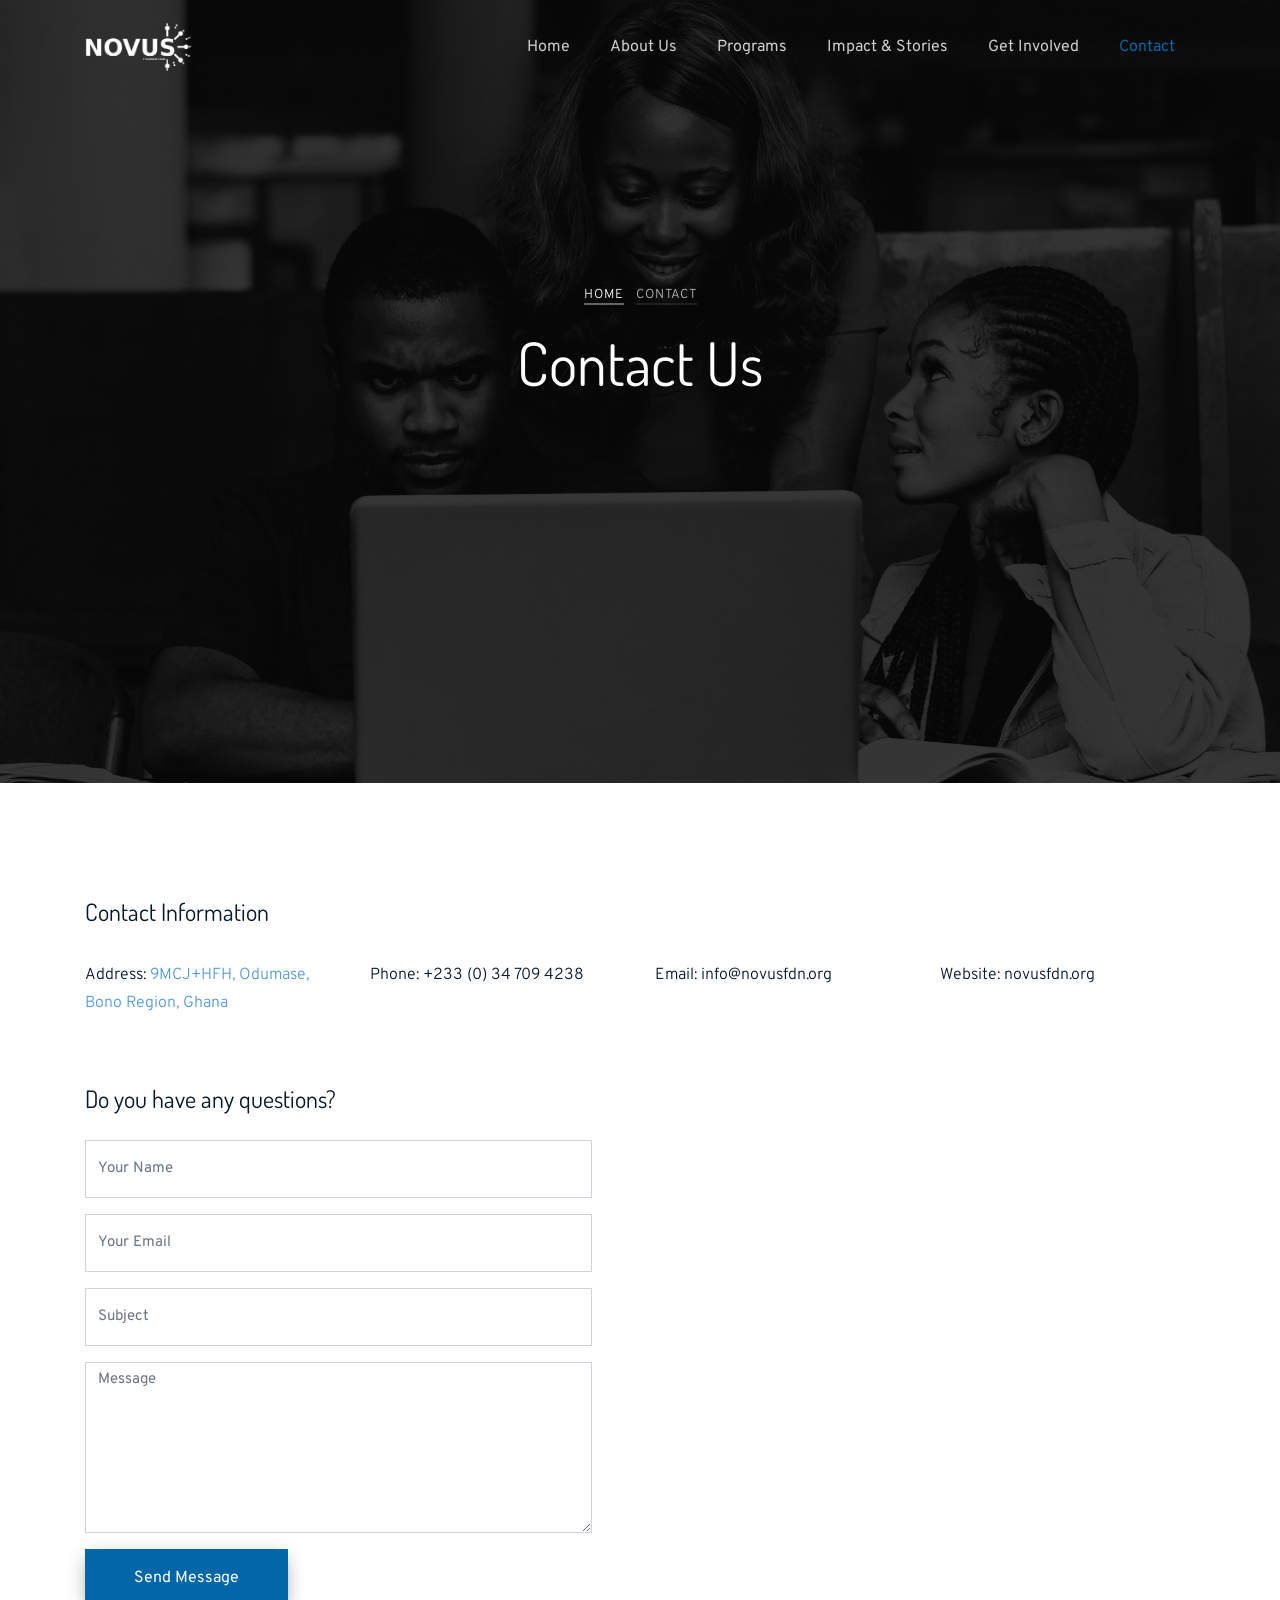
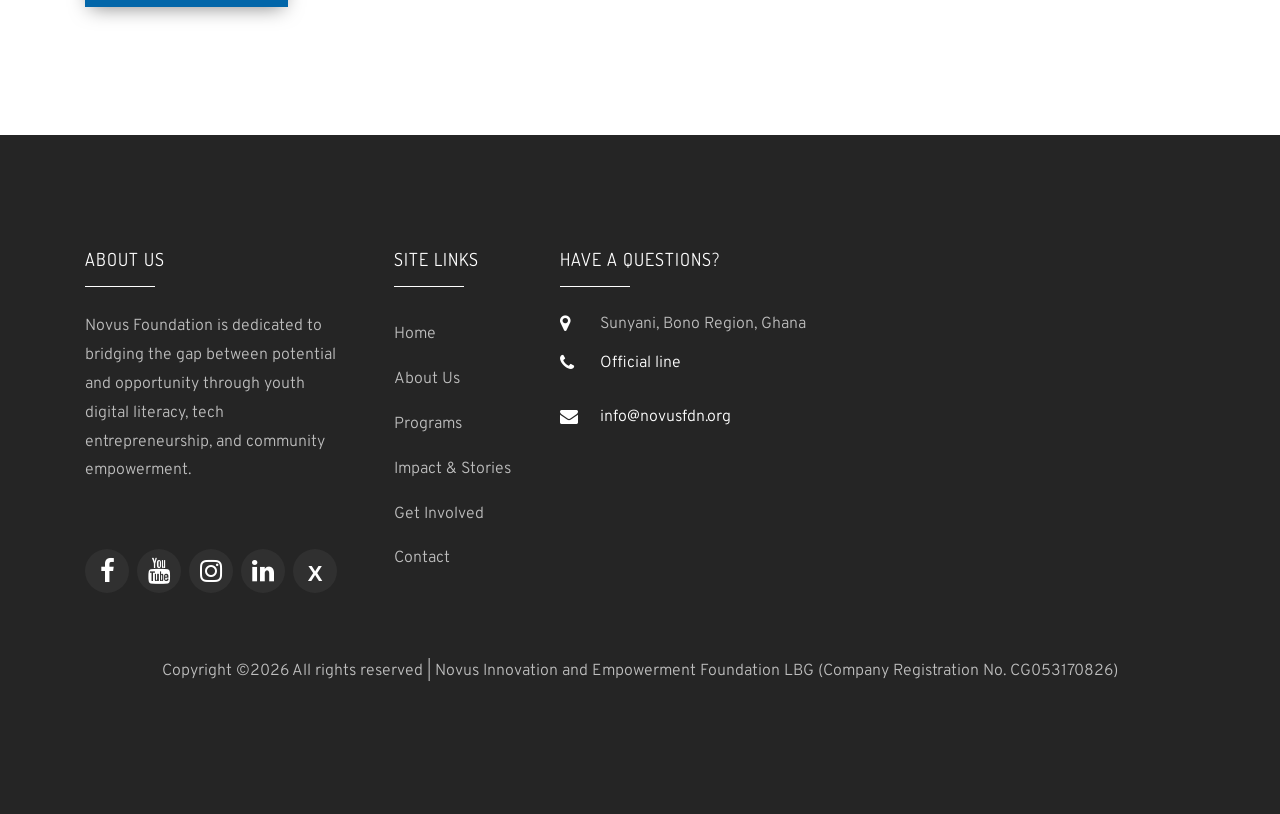
<file: contact.html>
<!DOCTYPE html>
<html lang="en">
  <head>
    <title>Contact | Novus Foundation</title>
    <link rel="icon" type="image/png" href="/favicon/favicon-96x96.png" sizes="96x96" />
    <link rel="icon" type="image/svg+xml" href="/favicon/favicon.svg" />
    <link rel="shortcut icon" href="/favicon/favicon.ico" />
    <link rel="apple-touch-icon" sizes="180x180" href="/favicon/apple-touch-icon.png" />
    <link rel="manifest" href="/favicon/site.webmanifest" />
   
<meta charset="utf-8">
    <meta name="viewport" content="width=device-width, initial-scale=1, shrink-to-fit=no">
    
    <link href="https://fonts.googleapis.com/css?family=Dosis:200,300,400,500,700" rel="stylesheet">
    <link href="https://fonts.googleapis.com/css?family=Overpass:300,400,400i,600,700" rel="stylesheet">

    <link rel="stylesheet" href="css/open-iconic-bootstrap.min.css">
    <link rel="stylesheet" href="css/animate.css">
    
    <link rel="stylesheet" href="css/owl.carousel.min.css">
    <link rel="stylesheet" href="css/owl.theme.default.min.css">
    <link rel="stylesheet" href="css/magnific-popup.css">

    <link rel="stylesheet" href="css/aos.css">

    <link rel="stylesheet" href="css/ionicons.min.css">

    <link rel="stylesheet" href="css/bootstrap-datepicker.css">
    <link rel="stylesheet" href="css/jquery.timepicker.css">

    
    <link rel="stylesheet" href="css/flaticon.css">
    <link rel="stylesheet" href="css/icomoon.css">
    <link rel="stylesheet" href="css/style.css">
  </head>
  <body>
    
  <nav class="navbar navbar-expand-lg navbar-dark ftco_navbar bg-dark ftco-navbar-light" id="ftco-navbar">
    <div class="container">
      <a class="navbar-brand" href="index.html"><img src="images/fundation Logo.png" alt="Novus Foundation logo" class="navbar-logo" style="height:48px; width:auto; display:block;"></a>
      <button class="navbar-toggler" type="button" data-toggle="collapse" data-target="#ftco-nav" aria-controls="ftco-nav" aria-expanded="false" aria-label="Toggle navigation">
        <span class="oi oi-menu"></span> Menu
      </button>

      <div class="collapse navbar-collapse" id="ftco-nav">
        <ul class="navbar-nav ml-auto">
          <li class="nav-item"><a href="index.html" class="nav-link">Home</a></li>
          <li class="nav-item"><a href="about.html" class="nav-link">About Us</a></li>
          <li class="nav-item"><a href="programs.html" class="nav-link">Programs</a></li>
          <li class="nav-item"><a href="impact.html" class="nav-link">Impact &amp; Stories</a></li>
          <li class="nav-item"><a href="get-involved.html" class="nav-link">Get Involved</a></li>
          <li class="nav-item active"><a href="contact.html" class="nav-link">Contact</a></li>
        </ul>
      </div>
    </div>
  </nav>
    <!-- END nav -->
    
    <div class="hero-wrap" style="background-image: url('images/bg_2.jpg');" data-stellar-background-ratio="0.5">
      <div class="overlay"></div>
      <div class="container">
        <div class="row no-gutters slider-text align-items-center justify-content-center" data-scrollax-parent="true">
          <div class="col-md-7 ftco-animate text-center" data-scrollax=" properties: { translateY: '70%' }">
             <p class="breadcrumbs" data-scrollax="properties: { translateY: '30%', opacity: 1.6 }"><span class="mr-2"><a href="index.html">Home</a></span> <span>Contact</span></p>
            <h1 class="mb-3 bread" data-scrollax="properties: { translateY: '30%', opacity: 1.6 }">Contact Us</h1>
          </div>
        </div>
      </div>
    </div>

    
    <section class="ftco-section contact-section ftco-degree-bg">
      <div class="container">
        <div class="row d-flex mb-5 contact-info">
          <div class="col-md-12 mb-4">
            <h2 class="h4">Contact Information</h2>
          </div>
          <div class="w-100"></div>
          <div class="col-md-3">
            <p><span>Address:</span> 9MCJ+HFH, Odumase, Bono Region, Ghana</p>
          </div>
          <div class="col-md-3">
            <p><span>Phone:</span> <a href="tel:+233000000000">+233 (0) 34 709 4238</a></p>
          </div>
          <div class="col-md-3">
            <p><span>Email:</span> <a href="mailto:info@novusfdn.org">info@novusfdn.org</a></p>
          </div>
          <div class="col-md-3">
            <p><span>Website:</span> <a href="https://novusfdn.org" target="_blank" rel="noopener noreferrer">novusfdn.org</a></p>
          </div>
        </div>
        <div class="row block-9">
          <div class="col-md-6 pr-md-5">
          	<h4 class="mb-4">Do you have any questions?</h4>
            <form action="https://formsubmit.co/ajax/info@novusfdn.org" method="POST" data-success="Thank you. Your message has been sent." onsubmit="return submitMailForm(event, this);">
               <input type="hidden" name="_subject" value="General inquiry">
               <input type="hidden" name="_captcha" value="false">
              <div class="form-group">
                <input type="text" name="Name" class="form-control" placeholder="Your Name" required>
              </div>
              <div class="form-group">
                <input type="email" name="Email" class="form-control" placeholder="Your Email" required>
              </div>
              <div class="form-group">
                <input type="text" name="Subject" class="form-control" placeholder="Subject" required>
              </div>
              <div class="form-group">
                <textarea name="Message" cols="30" rows="7" class="form-control" placeholder="Message" required></textarea>
              </div>
              <div class="form-group">
                <input type="submit" value="Send Message" class="btn btn-primary py-3 px-5">
              </div>
            </form>
          
          </div>

          <div class="col-md-6">
            <iframe
             title="Novus Foundation location map"
             src="https://www.google.com/maps?q=9MCJ%2BHFH%20Odumase&output=embed"
             width="100%"
             height="470"
             style="border:0; border-radius:12px;"
             allowfullscreen=""
             loading="lazy"
             referrerpolicy="no-referrer-when-downgrade">
            </iframe>
          </div>
        </div>
      </div>
    </section>

    <footer class="ftco-footer ftco-section img">
    	<div class="overlay"></div>
      <div class="container">
        <div class="row mb-5">
          <div class="col-md-3">
            <div class="ftco-footer-widget mb-4">
              <h2 class="ftco-heading-2">About Us</h2>
              <p>Novus Foundation is dedicated to bridging the gap between potential and opportunity through youth digital literacy, tech entrepreneurship, and community empowerment.</p>
              <ul class="ftco-footer-social list-unstyled float-md-left float-lft mt-5">
                <li class="ftco-animate"><a href="https://www.facebook.com/novusfdn" target="_blank" rel="noopener noreferrer" aria-label="Follow Novus Foundation on Facebook" title="Facebook"><span class="icon-facebook"></span></a></li>
                <li class="ftco-animate"><a href="https://www.youtube.com/@novusfdn" target="_blank" rel="noopener noreferrer" aria-label="Subscribe to Novus Foundation on YouTube" title="YouTube"><span class="icon-youtube"></span></a></li>
                <li class="ftco-animate"><a href="https://www.instagram.com/novusfdn" target="_blank" rel="noopener noreferrer" aria-label="Follow Novus Foundation on Instagram" title="Instagram"><span class="icon-instagram"></span></a></li>
                <li class="ftco-animate"><a href="https://www.linkedin.com/company/novusfdn/" target="_blank" rel="noopener noreferrer" aria-label="Follow Novus Foundation on LinkedIn" title="LinkedIn"><span class="icon-linkedin"></span></a></li>
                <li class="ftco-animate"><a href="https://x.com/novusfdn" target="_blank" rel="noopener noreferrer" aria-label="Follow Novus Foundation on X" title="X"><span class="icon-x"></span></a></li>
              </ul>
            </div>
          </div>
          <div class="col-md-4" data-recent-blog hidden>
            <div class="ftco-footer-widget mb-4">
              <h2 class="ftco-heading-2">Recent Blog</h2>
              <div data-blog-posts></div>
            </div>
          </div>
          <div class="col-md-2">
             <div class="ftco-footer-widget mb-4 ml-md-4">
              <h2 class="ftco-heading-2">Site Links</h2>
              <ul class="list-unstyled">
                <li><a href="index.html" class="py-2 d-block">Home</a></li>
                <li><a href="about.html" class="py-2 d-block">About Us</a></li>
                <li><a href="programs.html" class="py-2 d-block">Programs</a></li>
                <li><a href="impact.html" class="py-2 d-block">Impact &amp; Stories</a></li>
                <li><a href="get-involved.html" class="py-2 d-block">Get Involved</a></li>
                <li><a href="contact.html" class="py-2 d-block">Contact</a></li>
              </ul>
            </div>
          </div>
          <div class="col-md-3">
            <div class="ftco-footer-widget mb-4">
            	<h2 class="ftco-heading-2">Have a Questions?</h2>
            	<div class="block-23 mb-3">
	              <ul>
                  <li><span class="icon icon-map-marker"></span><span class="text">Sunyani, Bono Region, Ghana</span></li>
                  <li><a href="#"><span class="icon icon-phone"></span><span class="text">Official line</span></a></li>
                  <li><a href="mailto:info@novusfdn.org"><span class="icon icon-envelope"></span><span class="text">info@novusfdn.org</span></a></li>
	              </ul>
	            </div>
            </div>
          </div>
        </div>
        <div class="row">
          <div class="col-md-12 text-center">

            <p><!-- Link back to Colorlib can't be removed. Template is licensed under CC BY 3.0. -->
  Copyright &copy;<script>document.write(new Date().getFullYear());</script> All rights reserved | Novus Innovation and Empowerment Foundation LBG (Company Registration No. CG053170826)
  <!-- Link back to Colorlib can't be removed. Template is licensed under CC BY 3.0. --></p>
          </div>
        </div>
      </div>
    </footer>
    
  

  <!-- loader -->
  <div id="ftco-loader" class="show fullscreen"><svg class="circular" width="48px" height="48px"><circle class="path-bg" cx="24" cy="24" r="22" fill="none" stroke-width="4" stroke="#eeeeee"/><circle class="path" cx="24" cy="24" r="22" fill="none" stroke-width="4" stroke-miterlimit="10" stroke="#0266A9"/></svg></div>


  <script src="js/jquery.min.js"></script>
  <script src="js/jquery-migrate-3.0.1.min.js"></script>
  <script src="js/popper.min.js"></script>
  <script src="js/bootstrap.min.js"></script>
  <script src="js/jquery.easing.1.3.js"></script>
  <script src="js/jquery.waypoints.min.js"></script>
  <script src="js/jquery.stellar.min.js"></script>
  <script src="js/owl.carousel.min.js"></script>
  <script src="js/jquery.magnific-popup.min.js"></script>
  <script src="js/aos.js"></script>
  <script src="js/jquery.animateNumber.min.js"></script>
  <script src="js/bootstrap-datepicker.js"></script>
  <script src="js/jquery.timepicker.min.js"></script>
  <script src="js/scrollax.min.js"></script>
  <script>
    function submitMailForm(event, form) {
      event.preventDefault();
      const submitButton = form.querySelector('[type="submit"]');
      if (submitButton) submitButton.disabled = true;
      fetch(form.action, { method: 'POST', body: new FormData(form), headers: { Accept: 'application/json' } })
        .then((response) => {
          if (!response.ok) throw new Error('Form submission failed');
          form.reset();
          alert(form.dataset.success);
        })
        .catch(() => alert('We could not send your message. Please email info@novusfdn.org directly.'))
        .finally(() => { if (submitButton) submitButton.disabled = false; });
      return false;
    }
  </script>
  <script src="js/google-map.js"></script>
  <script src="js/site-content.js"></script>
  <script src="js/main.js"></script>
    
  </body>
</html>
</file>
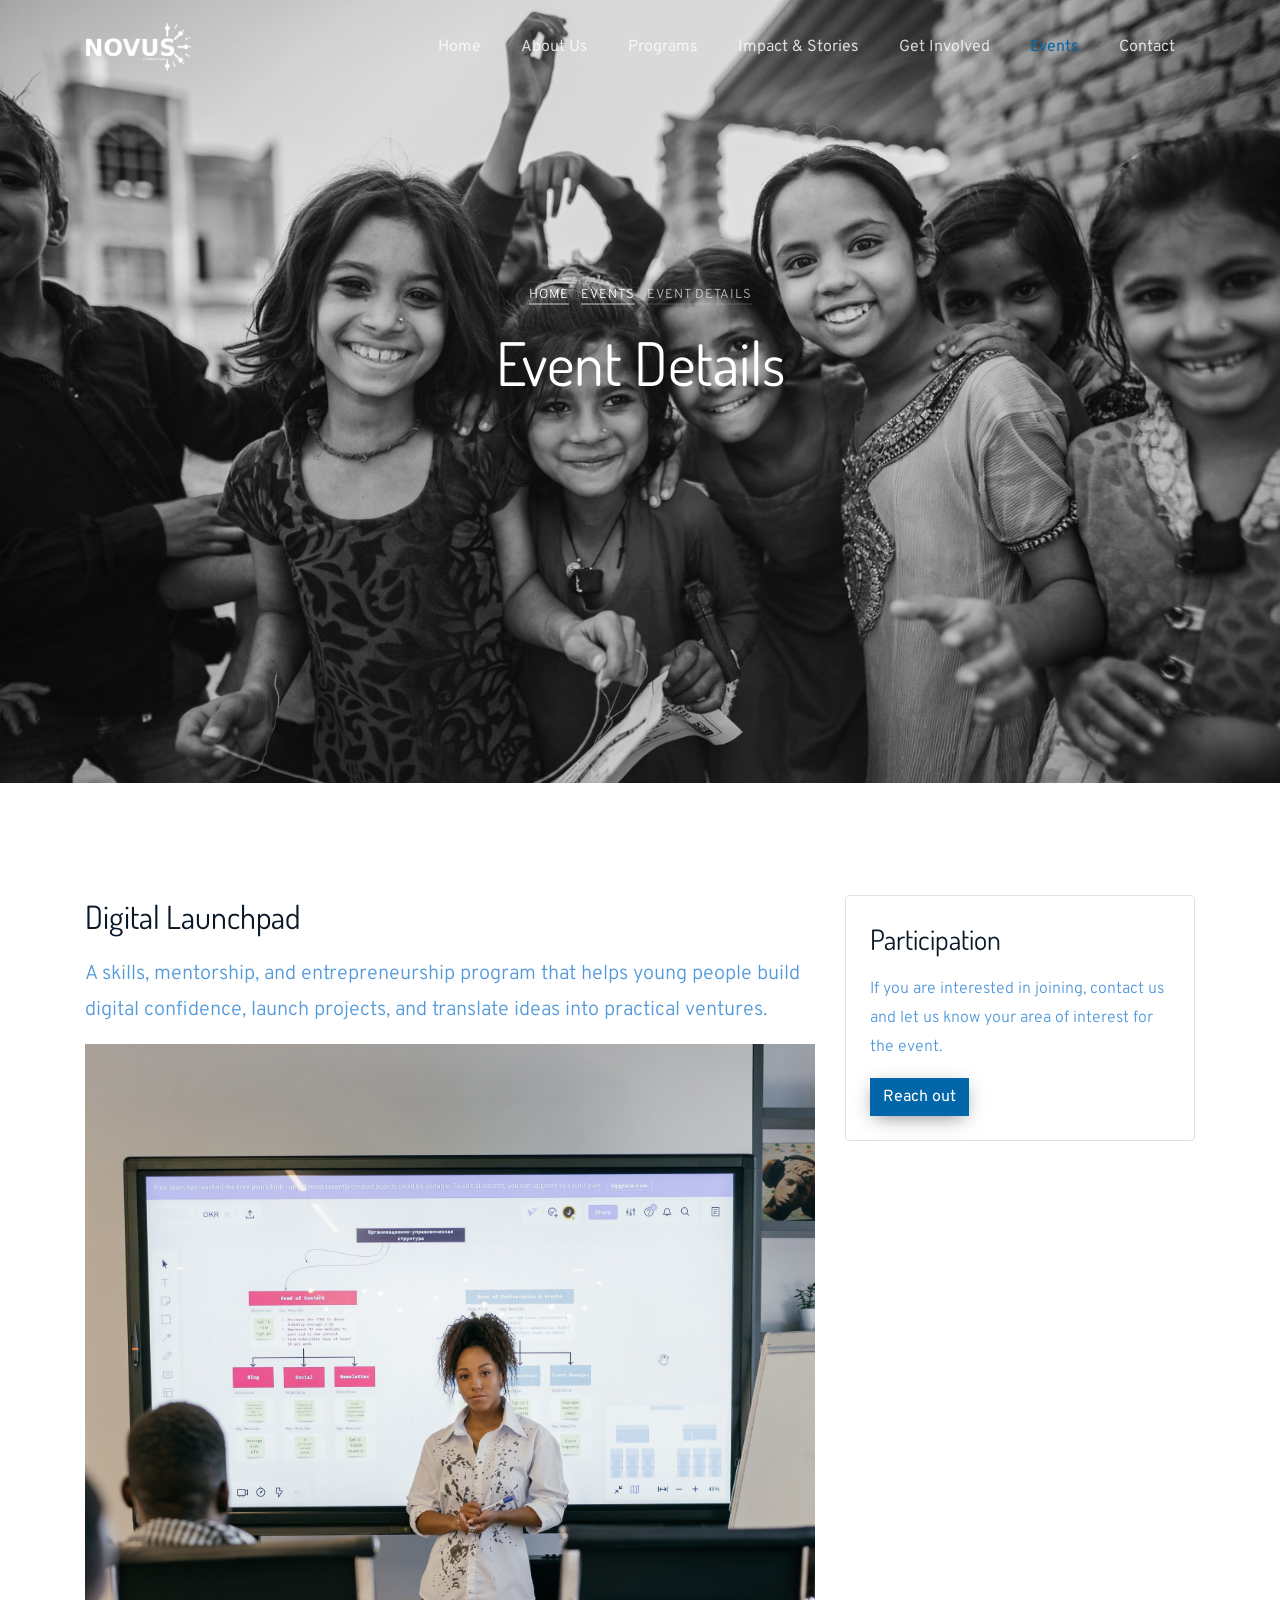
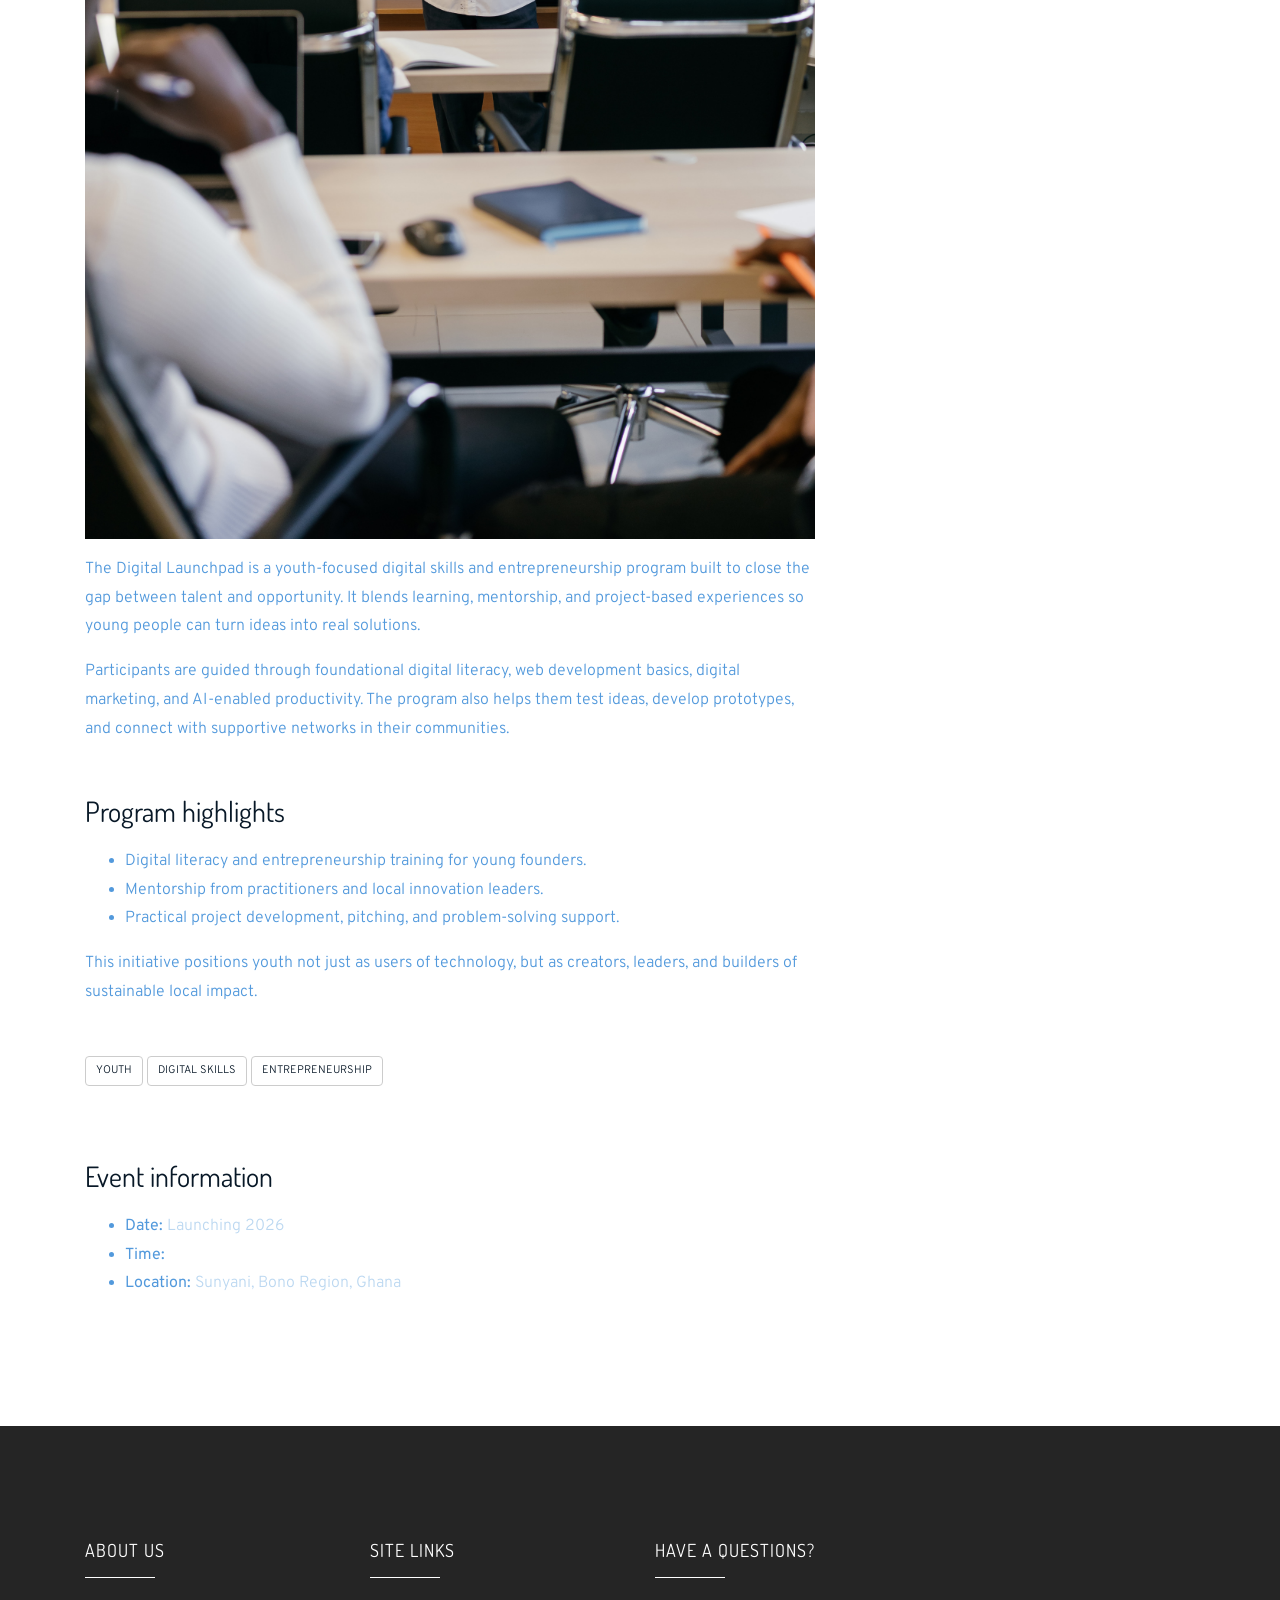
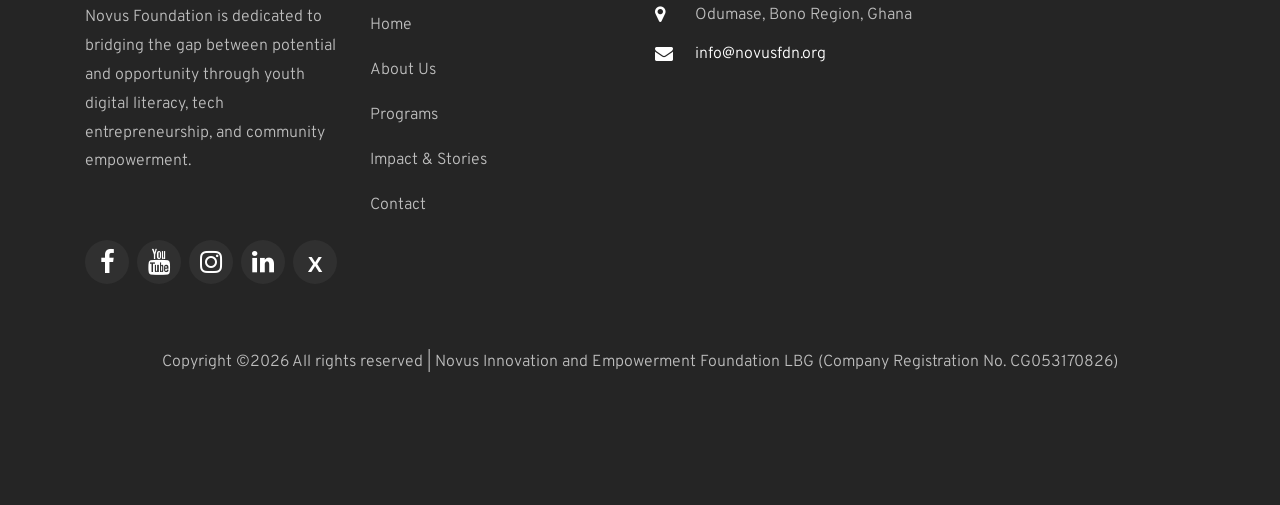
<file: event-single.html>
﻿<!DOCTYPE html>
<html lang="en">
  <head>
    <meta charset="utf-8">
    <meta name="viewport" content="width=device-width, initial-scale=1, shrink-to-fit=no">
    <title>Event | Novus Foundation</title>
    <link rel="icon" type="image/png" href="/favicon/favicon-96x96.png" sizes="96x96" />
    <link rel="icon" type="image/svg+xml" href="/favicon/favicon.svg" />
    <link rel="shortcut icon" href="/favicon/favicon.ico" />
    <link rel="apple-touch-icon" sizes="180x180" href="/favicon/apple-touch-icon.png" />
    <link rel="manifest" href="/favicon/site.webmanifest" />
    <link href="https://fonts.googleapis.com/css?family=Dosis:200,300,400,500,700" rel="stylesheet">
    <link href="https://fonts.googleapis.com/css?family=Overpass:300,400,400i,600,700" rel="stylesheet">
    <link rel="stylesheet" href="css/open-iconic-bootstrap.min.css">
    <link rel="stylesheet" href="css/animate.css">
    <link rel="stylesheet" href="css/owl.carousel.min.css">
    <link rel="stylesheet" href="css/owl.theme.default.min.css">
    <link rel="stylesheet" href="css/magnific-popup.css">
    <link rel="stylesheet" href="css/aos.css">
    <link rel="stylesheet" href="css/ionicons.min.css">
    <link rel="stylesheet" href="css/bootstrap-datepicker.css">
    <link rel="stylesheet" href="css/jquery.timepicker.css">
    <link rel="stylesheet" href="css/flaticon.css">
    <link rel="stylesheet" href="css/icomoon.css">
    <link rel="stylesheet" href="css/style.css">
  </head>
  <body data-page="event">
    <nav class="navbar navbar-expand-lg navbar-dark ftco_navbar bg-dark ftco-navbar-light" id="ftco-navbar">
      <div class="container">
        <a class="navbar-brand" href="index.html"><img src="images/fundation Logo.png" alt="Novus Foundation logo" class="navbar-logo" style="height:48px; width:auto; display:block;"></a>
        <button class="navbar-toggler" type="button" data-toggle="collapse" data-target="#ftco-nav" aria-controls="ftco-nav" aria-expanded="false" aria-label="Toggle navigation">
          <span class="oi oi-menu"></span> Menu
        </button>
        <div class="collapse navbar-collapse" id="ftco-nav">
          <ul class="navbar-nav ml-auto">
            <li class="nav-item"><a href="index.html" class="nav-link">Home</a></li>
            <li class="nav-item"><a href="about.html" class="nav-link">About Us</a></li>
            <li class="nav-item"><a href="programs.html" class="nav-link">Programs</a></li>
            <li class="nav-item"><a href="impact.html" class="nav-link">Impact &amp; Stories</a></li>
            <li class="nav-item"><a href="get-involved.html" class="nav-link">Get Involved</a></li>
            <li class="nav-item active"><a href="event.html" class="nav-link">Events</a></li>
            <li class="nav-item"><a href="contact.html" class="nav-link">Contact</a></li>
          </ul>
        </div>
      </div>
    </nav>

    <div class="hero-wrap" style="background-image: url('images/bg_1.jpg');" data-stellar-background-ratio="0.5">
      <div class="overlay"></div>
      <div class="container">
        <div class="row no-gutters slider-text align-items-center justify-content-center" data-scrollax-parent="true">
          <div class="col-md-7 ftco-animate text-center" data-scrollax=" properties: { translateY: '70%' }">
            <p class="breadcrumbs" data-scrollax="properties: { translateY: '30%', opacity: 1.6 }"><span class="mr-2"><a href="index.html">Home</a></span> <span class="mr-2"><a href="event.html">Events</a></span> <span>Event Details</span></p>
            <h1 class="mb-3 bread" data-scrollax="properties: { translateY: '30%', opacity: 1.6 }">Event Details</h1>
          </div>
        </div>
      </div>
    </div>

    <section class="ftco-section ftco-degree-bg">
      <div class="container">
        <div class="row">
          <div class="col-md-8 ftco-animate">
            <h2 id="detail-title" class="mb-3">Loading event…</h2>
            <p id="detail-summary" class="lead"></p>
            <p><img id="detail-image" src="images/event-1.jpg" alt="Event image" class="img-fluid"></p>
            <div id="detail-body"></div>
            <div class="tag-widget post-tag-container mb-5 mt-5">
              <div class="tagcloud" id="detail-tags"></div>
            </div>
            <div class="pt-3 mt-3">
              <h3 class="mb-3">Event information</h3>
              <ul>
                <li><strong>Date:</strong> <span id="detail-date"></span></li>
                <li><strong>Time:</strong> <span id="detail-time"></span></li>
                <li><strong>Location:</strong> <span id="detail-location"></span></li>
              </ul>
            </div>
          </div>
          <div class="col-md-4 ftco-animate">
            <div class="p-4 bg-light border rounded">
              <h3 class="mb-3">Participation</h3>
              <p>If you are interested in joining, contact us and let us know your area of interest for the event.</p>
              <a href="contact.html" class="btn btn-primary">Reach out</a>
            </div>
          </div>
        </div>
      </div>
    </section>

    <footer class="ftco-footer ftco-section img">
      <div class="overlay"></div>
      <div class="container">
        <div class="row mb-5">
          <div class="col-md-3">
            <div class="ftco-footer-widget mb-4">
              <h2 class="ftco-heading-2">About Us</h2>
              <p>Novus Foundation is dedicated to bridging the gap between potential and opportunity through youth digital literacy, tech entrepreneurship, and community empowerment.</p>
              <ul class="ftco-footer-social list-unstyled float-md-left float-lft mt-5">
                <li class="ftco-animate"><a href="https://www.facebook.com/novusfdn" target="_blank" rel="noopener noreferrer" aria-label="Follow Novus Foundation on Facebook" title="Facebook"><span class="icon-facebook"></span></a></li>
                <li class="ftco-animate"><a href="https://www.youtube.com/@novusfdn" target="_blank" rel="noopener noreferrer" aria-label="Subscribe to Novus Foundation on YouTube" title="YouTube"><span class="icon-youtube"></span></a></li>
                <li class="ftco-animate"><a href="https://www.instagram.com/novusfdn" target="_blank" rel="noopener noreferrer" aria-label="Follow Novus Foundation on Instagram" title="Instagram"><span class="icon-instagram"></span></a></li>
                <li class="ftco-animate"><a href="https://www.linkedin.com/company/novusfdn/" target="_blank" rel="noopener noreferrer" aria-label="Follow Novus Foundation on LinkedIn" title="LinkedIn"><span class="icon-linkedin"></span></a></li>
                <li class="ftco-animate"><a href="https://x.com/novusfdn" target="_blank" rel="noopener noreferrer" aria-label="Follow Novus Foundation on X" title="X"><span class="icon-x"></span></a></li>
              </ul>
            </div>
          </div>
          <div class="col-md-3">
            <div class="ftco-footer-widget mb-4">
              <h2 class="ftco-heading-2">Site Links</h2>
              <ul class="list-unstyled">
                <li><a href="index.html" class="py-2 d-block">Home</a></li>
                <li><a href="about.html" class="py-2 d-block">About Us</a></li>
                <li><a href="programs.html" class="py-2 d-block">Programs</a></li>
                <li><a href="impact.html" class="py-2 d-block">Impact &amp; Stories</a></li>
                <li><a href="contact.html" class="py-2 d-block">Contact</a></li>
              </ul>
            </div>
          </div>
          <div class="col-md-6">
            <div class="ftco-footer-widget mb-4">
              <h2 class="ftco-heading-2">Have a Questions?</h2>
              <div class="block-23 mb-3">
                <ul>
                  <li><span class="icon icon-map-marker"></span><span class="text">Odumase, Bono Region, Ghana</span></li>
                  <li><a href="mailto:info@novusfdn.org"><span class="icon icon-envelope"></span><span class="text">info@novusfdn.org</span></a></li>
                </ul>
              </div>
            </div>
          </div>
        </div>
        <div class="row">
          <div class="col-md-12 text-center">
            <p>Copyright &copy;<script>document.write(new Date().getFullYear());</script> All rights reserved | Novus Innovation and Empowerment Foundation LBG (Company Registration No. CG053170826)</p>
          </div>
        </div>
      </div>
    </footer>

    <script src="js/jquery.min.js"></script>
    <script src="js/jquery-migrate-3.0.1.min.js"></script>
    <script src="js/popper.min.js"></script>
    <script src="js/bootstrap.min.js"></script>
    <script src="js/jquery.easing.1.3.js"></script>
    <script src="js/jquery.waypoints.min.js"></script>
    <script src="js/jquery.stellar.min.js"></script>
    <script src="js/owl.carousel.min.js"></script>
    <script src="js/jquery.magnific-popup.min.js"></script>
    <script src="js/aos.js"></script>
    <script src="js/jquery.animateNumber.min.js"></script>
    <script src="js/bootstrap-datepicker.js"></script>
    <script src="js/jquery.timepicker.min.js"></script>
    <script src="js/scrollax.min.js"></script>
    <script src="js/site-content.js"></script>
    <script src="js/main.js"></script>
  </body>
</html>
</file>
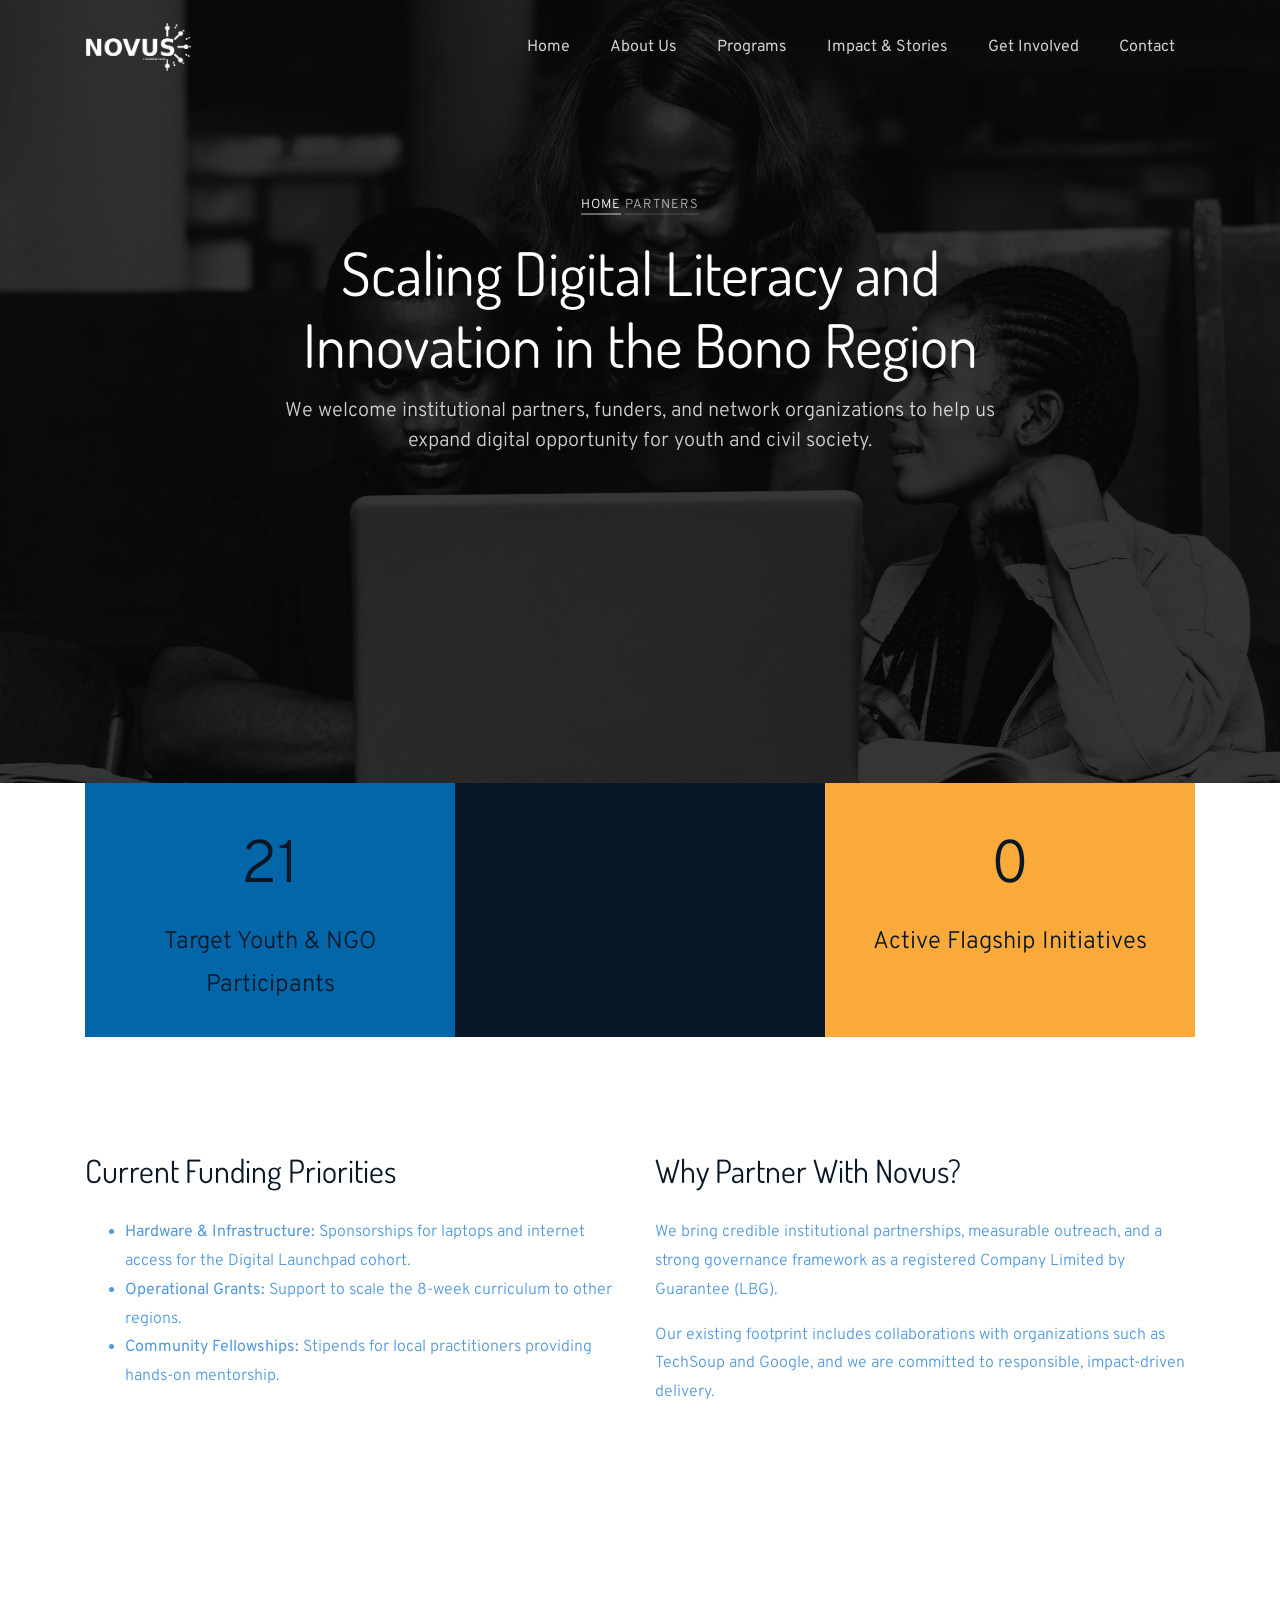
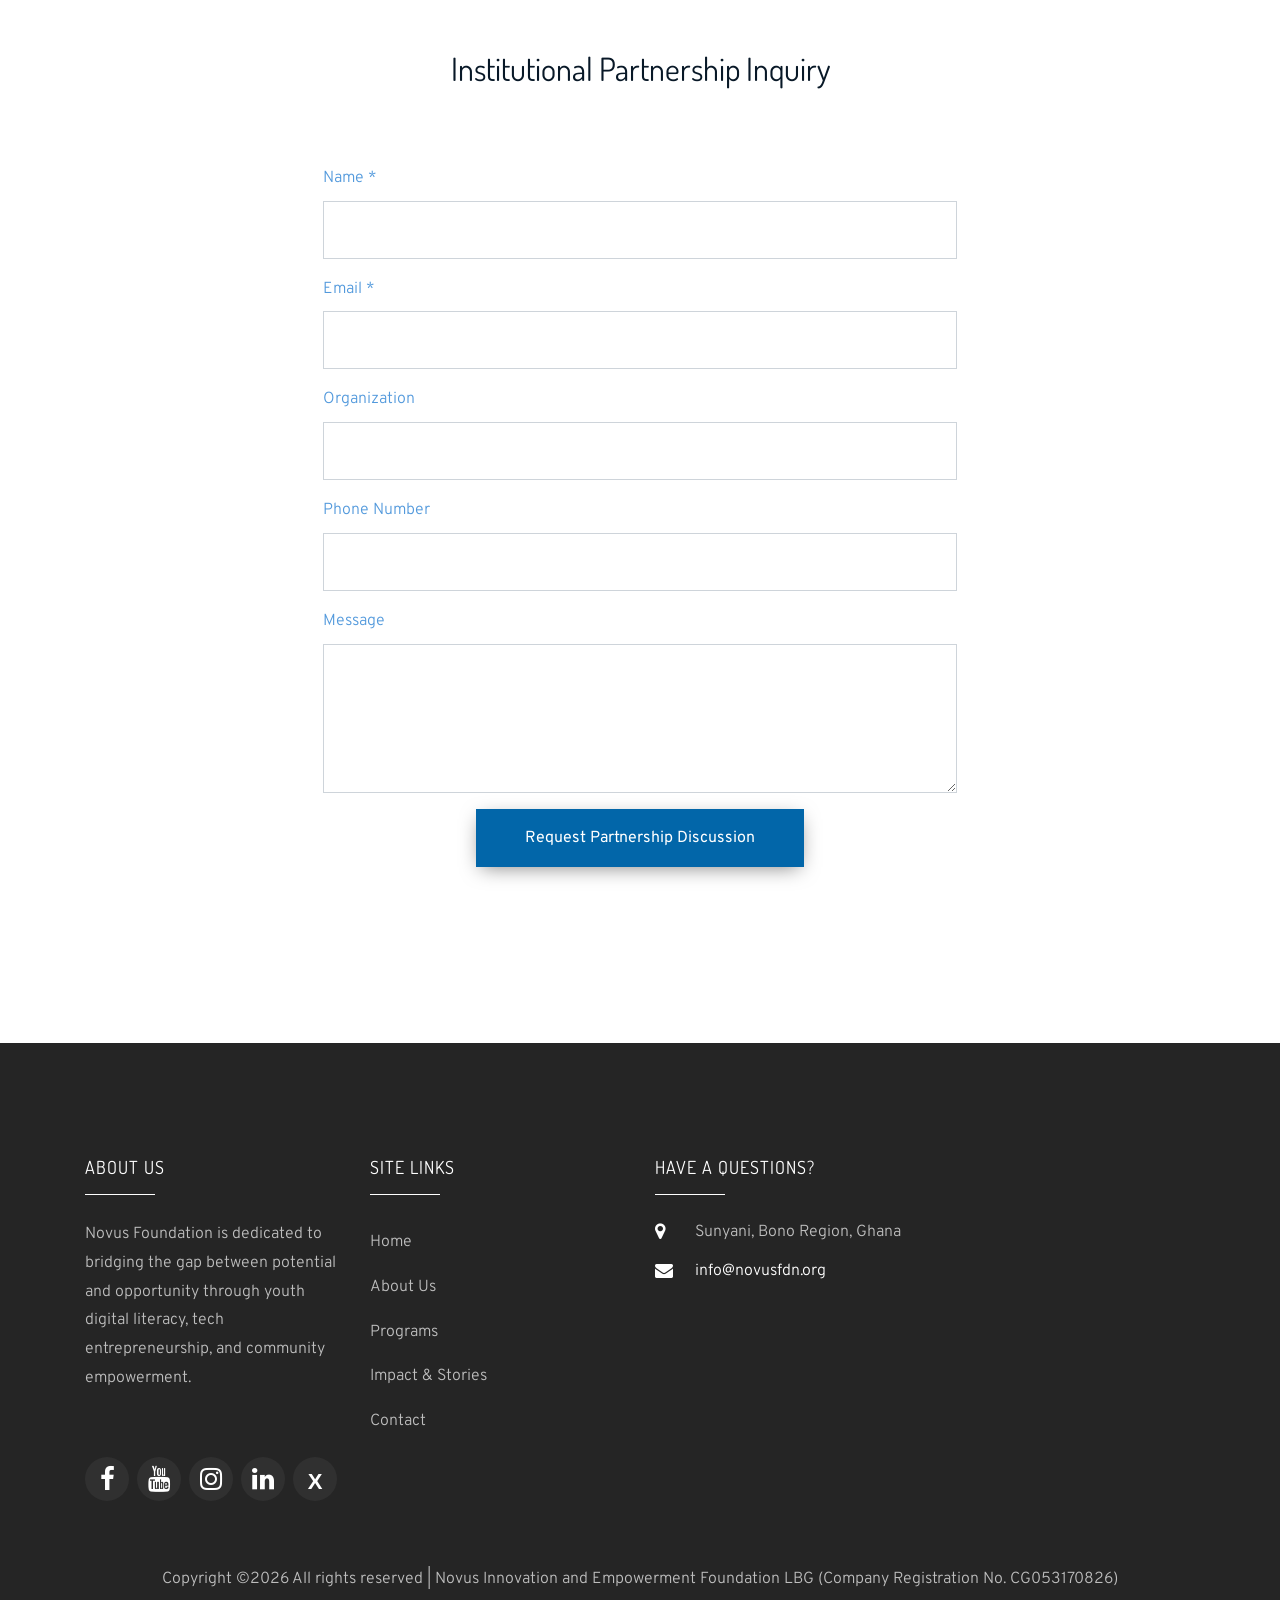
<file: partner.html>
<!DOCTYPE html>
<html lang="en">
  <head>
    <title>Partner With Us | Novus Foundation</title>
    <link rel="icon" type="image/png" href="/favicon/favicon-96x96.png" sizes="96x96" />
    <link rel="icon" type="image/svg+xml" href="/favicon/favicon.svg" />
    <link rel="shortcut icon" href="/favicon/favicon.ico" />
    <link rel="apple-touch-icon" sizes="180x180" href="/favicon/apple-touch-icon.png" />
    <link rel="manifest" href="/favicon/site.webmanifest" />
   
<meta charset="utf-8">
    <meta name="viewport" content="width=device-width, initial-scale=1, shrink-to-fit=no">
    <link href="https://fonts.googleapis.com/css?family=Dosis:200,300,400,500,700" rel="stylesheet">
    <link href="https://fonts.googleapis.com/css?family=Overpass:300,400,400i,600,700" rel="stylesheet">
    <link rel="stylesheet" href="css/open-iconic-bootstrap.min.css">
    <link rel="stylesheet" href="css/animate.css">
    <link rel="stylesheet" href="css/owl.carousel.min.css">
    <link rel="stylesheet" href="css/owl.theme.default.min.css">
    <link rel="stylesheet" href="css/magnific-popup.css">
    <link rel="stylesheet" href="css/aos.css">
    <link rel="stylesheet" href="css/ionicons.min.css">
    <link rel="stylesheet" href="css/bootstrap-datepicker.css">
    <link rel="stylesheet" href="css/jquery.timepicker.css">
    <link rel="stylesheet" href="css/flaticon.css">
    <link rel="stylesheet" href="css/icomoon.css">
    <link rel="stylesheet" href="css/style.css">
  </head>
  <body>
    <nav class="navbar navbar-expand-lg navbar-dark ftco_navbar bg-dark ftco-navbar-light" id="ftco-navbar">
      <div class="container">
        <a class="navbar-brand" href="index.html"><img src="images/fundation Logo.png" alt="Novus Foundation logo" class="navbar-logo" style="height:48px; width:auto; display:block;"></a>
        <button class="navbar-toggler" type="button" data-toggle="collapse" data-target="#ftco-nav" aria-controls="ftco-nav" aria-expanded="false" aria-label="Toggle navigation">
          <span class="oi oi-menu"></span> Menu
        </button>
        <div class="collapse navbar-collapse" id="ftco-nav">
          <ul class="navbar-nav ml-auto">
            <li class="nav-item"><a href="index.html" class="nav-link">Home</a></li>
            <li class="nav-item"><a href="about.html" class="nav-link">About Us</a></li>
            <li class="nav-item"><a href="programs.html" class="nav-link">Programs</a></li>
            <li class="nav-item"><a href="impact.html" class="nav-link">Impact &amp; Stories</a></li>
            <li class="nav-item"><a href="get-involved.html" class="nav-link">Get Involved</a></li>
            <li class="nav-item"><a href="contact.html" class="nav-link">Contact</a></li>
          </ul>
        </div>
      </div>
    </nav>

    <div class="hero-wrap" style="background-image: url('images/bg_2.jpg');" data-stellar-background-ratio="0.5">
      <div class="overlay"></div>
      <div class="container">
        <div class="row no-gutters slider-text align-items-center justify-content-center" data-scrollax-parent="true">
          <div class="col-md-8 ftco-animate text-center" data-scrollax=" properties: { translateY: '70%' }">
            <p class="breadcrumbs"><span><a href="index.html">Home</a></span> <span>Partners</span></p>
            <h1 class="mb-3 bread">Scaling Digital Literacy and Innovation in the Bono Region</h1>
            <p class="mb-5">We welcome institutional partners, funders, and network organizations to help us expand digital opportunity for youth and civil society.</p>
          </div>
        </div>
      </div>
    </div>

    <section class="ftco-counter ftco-intro ftco-intro-2" id="section-counter">
      <div class="container">
        <div class="row no-gutters">
          <div class="col-md-4 d-flex justify-content-center counter-wrap ftco-animate">
            <div class="block-18 color-1 align-items-stretch text-center">
              <div class="text">
                <strong class="number" data-number="100">100+</strong>
                <span>Target Youth &amp; NGO Participants</span>
              </div>
            </div>
          </div>
          <div class="col-md-4 d-flex justify-content-center counter-wrap ftco-animate">
            <div class="block-18 color-2 align-items-stretch text-center">
              <div class="text">
                <strong class="number" data-number="50">50+</strong>
                <span>Hours of Mentorship &amp; Training</span>
              </div>
            </div>
          </div>
          <div class="col-md-4 d-flex justify-content-center counter-wrap ftco-animate">
            <div class="block-18 color-3 align-items-stretch text-center">
              <div class="text">
                <strong class="number" data-number="2">2</strong>
                <span>Active Flagship Initiatives</span>
              </div>
            </div>
          </div>
        </div>
      </div>
    </section>

    <section class="ftco-section bg-light">
      <div class="container">
        <div class="row">
          <div class="col-md-6 ftco-animate">
            <h2 class="mb-4">Current Funding Priorities</h2>
            <ul>
              <li><strong>Hardware &amp; Infrastructure:</strong> Sponsorships for laptops and internet access for the Digital Launchpad cohort.</li>
              <li><strong>Operational Grants:</strong> Support to scale the 8-week curriculum to other regions.</li>
              <li><strong>Community Fellowships:</strong> Stipends for local practitioners providing hands-on mentorship.</li>
            </ul>
          </div>
          <div class="col-md-6 ftco-animate">
            <h2 class="mb-4">Why Partner With Novus?</h2>
            <p>We bring credible institutional partnerships, measurable outreach, and a strong governance framework as a registered Company Limited by Guarantee (LBG).</p>
            <p>Our existing footprint includes collaborations with organizations such as TechSoup and Google, and we are committed to responsible, impact-driven delivery.</p>
          </div>
        </div>
      </div>
    </section>

    <section class="ftco-section" id="partnership-form">
      <div class="container">
        <div class="row justify-content-center">
          <div class="col-md-8 ftco-animate">
            <h2 class="mb-4 text-center">Institutional Partnership Inquiry</h2>
            <form class="p-5 bg-light" action="https://formsubmit.co/ajax/partnership@novusfdn.org" method="POST" data-success="Thank you. Your partnership inquiry has been sent." onsubmit="return submitMailForm(event, this);">
               <input type="hidden" name="_subject" value="Institutional partnership inquiry">
               <input type="hidden" name="_captcha" value="false">
              <div class="form-group">
                <label for="partner-name">Name *</label>
                <input type="text" name="Name" class="form-control" id="partner-name" required>
              </div>
              <div class="form-group">
                <label for="partner-email">Email *</label>
                <input type="email" name="Email" class="form-control" id="partner-email" required>
              </div>
              <div class="form-group">
                <label for="partner-org">Organization</label>
                <input type="text" name="Organization" class="form-control" id="partner-org">
              </div>
              <div class="form-group">
                <label for="partner-phone">Phone Number</label>
                <input type="text" name="Phone Number" class="form-control" id="partner-phone">
              </div>
              <div class="form-group">
                <label for="partner-message">Message</label>
                <textarea id="partner-message" name="Message" cols="30" rows="5" class="form-control" required></textarea>
              </div>
              <div class="form-group text-center">
                <button type="submit" class="btn btn-primary py-3 px-5">Request Partnership Discussion</button>
              </div>
            </form>
          </div>
        </div>
      </div>
    </section>

    <footer class="ftco-footer ftco-section img">
      <div class="overlay"></div>
      <div class="container">
        <div class="row mb-5">
          <div class="col-md-3">
            <div class="ftco-footer-widget mb-4">
              <h2 class="ftco-heading-2">About Us</h2>
              <p>Novus Foundation is dedicated to bridging the gap between potential and opportunity through youth digital literacy, tech entrepreneurship, and community empowerment.</p>
              <ul class="ftco-footer-social list-unstyled float-md-left float-lft mt-5">
                <li class="ftco-animate"><a href="https://www.facebook.com/novusfdn" target="_blank" rel="noopener noreferrer" aria-label="Follow Novus Foundation on Facebook" title="Facebook"><span class="icon-facebook"></span></a></li>
                <li class="ftco-animate"><a href="https://www.youtube.com/@novusfdn" target="_blank" rel="noopener noreferrer" aria-label="Subscribe to Novus Foundation on YouTube" title="YouTube"><span class="icon-youtube"></span></a></li>
                <li class="ftco-animate"><a href="https://www.instagram.com/novusfdn" target="_blank" rel="noopener noreferrer" aria-label="Follow Novus Foundation on Instagram" title="Instagram"><span class="icon-instagram"></span></a></li>
                <li class="ftco-animate"><a href="https://www.linkedin.com/company/novusfdn/" target="_blank" rel="noopener noreferrer" aria-label="Follow Novus Foundation on LinkedIn" title="LinkedIn"><span class="icon-linkedin"></span></a></li>
                <li class="ftco-animate"><a href="https://x.com/novusfdn" target="_blank" rel="noopener noreferrer" aria-label="Follow Novus Foundation on X" title="X"><span class="icon-x"></span></a></li>
              </ul>
            </div>
          </div>
          <div class="col-md-3">
            <div class="ftco-footer-widget mb-4">
              <h2 class="ftco-heading-2">Site Links</h2>
              <ul class="list-unstyled">
                <li><a href="index.html" class="py-2 d-block">Home</a></li>
                <li><a href="about.html" class="py-2 d-block">About Us</a></li>
                <li><a href="programs.html" class="py-2 d-block">Programs</a></li>
                <li><a href="impact.html" class="py-2 d-block">Impact &amp; Stories</a></li>
                <li><a href="contact.html" class="py-2 d-block">Contact</a></li>
              </ul>
            </div>
          </div>
          <div class="col-md-6">
            <div class="ftco-footer-widget mb-4">
              <h2 class="ftco-heading-2">Have a Questions?</h2>
              <div class="block-23 mb-3">
                <ul>
                  <li><span class="icon icon-map-marker"></span><span class="text">Sunyani, Bono Region, Ghana</span></li>
                  <li><a href="mailto:info@novusfdn.org"><span class="icon icon-envelope"></span><span class="text">info@novusfdn.org</span></a></li>
                </ul>
              </div>
            </div>
          </div>
        </div>
        <div class="row">
          <div class="col-md-12 text-center">
            <p>Copyright &copy;<script>document.write(new Date().getFullYear());</script> All rights reserved | Novus Innovation and Empowerment Foundation LBG (Company Registration No. CG053170826)</p>
          </div>
        </div>
      </div>
    </footer>

    <div id="ftco-loader" class="show fullscreen"><svg class="circular" width="48px" height="48px"><circle class="path-bg" cx="24" cy="24" r="22" fill="none" stroke-width="4" stroke="#eeeeee"/><circle class="path" cx="24" cy="24" r="22" fill="none" stroke-width="4" stroke-miterlimit="10" stroke="#0266A9"/></svg></div>
    <script src="js/jquery.min.js"></script>
    <script src="js/jquery-migrate-3.0.1.min.js"></script>
    <script src="js/popper.min.js"></script>
    <script src="js/bootstrap.min.js"></script>
    <script src="js/jquery.easing.1.3.js"></script>
    <script src="js/jquery.waypoints.min.js"></script>
    <script src="js/jquery.stellar.min.js"></script>
    <script src="js/owl.carousel.min.js"></script>
    <script src="js/jquery.magnific-popup.min.js"></script>
    <script src="js/aos.js"></script>
    <script src="js/jquery.animateNumber.min.js"></script>
    <script src="js/bootstrap-datepicker.js"></script>
    <script src="js/jquery.timepicker.min.js"></script>
    <script src="js/scrollax.min.js"></script>
    <script>
      function submitMailForm(event, form) {
        event.preventDefault();
        const submitButton = form.querySelector('[type="submit"]');
        if (submitButton) submitButton.disabled = true;
        fetch(form.action, { method: 'POST', body: new FormData(form), headers: { Accept: 'application/json' } })
          .then((response) => {
            if (!response.ok) throw new Error('Form submission failed');
            form.reset();
            alert(form.dataset.success);
          })
          .catch(() => alert('We could not send your message. Please email partnership@novusfdn.org directly.'))
          .finally(() => { if (submitButton) submitButton.disabled = false; });
        return false;
      }
    </script>
    <script src="js/site-content.js"></script>
    <script src="js/main.js"></script>
  </body>
</html>
</file>
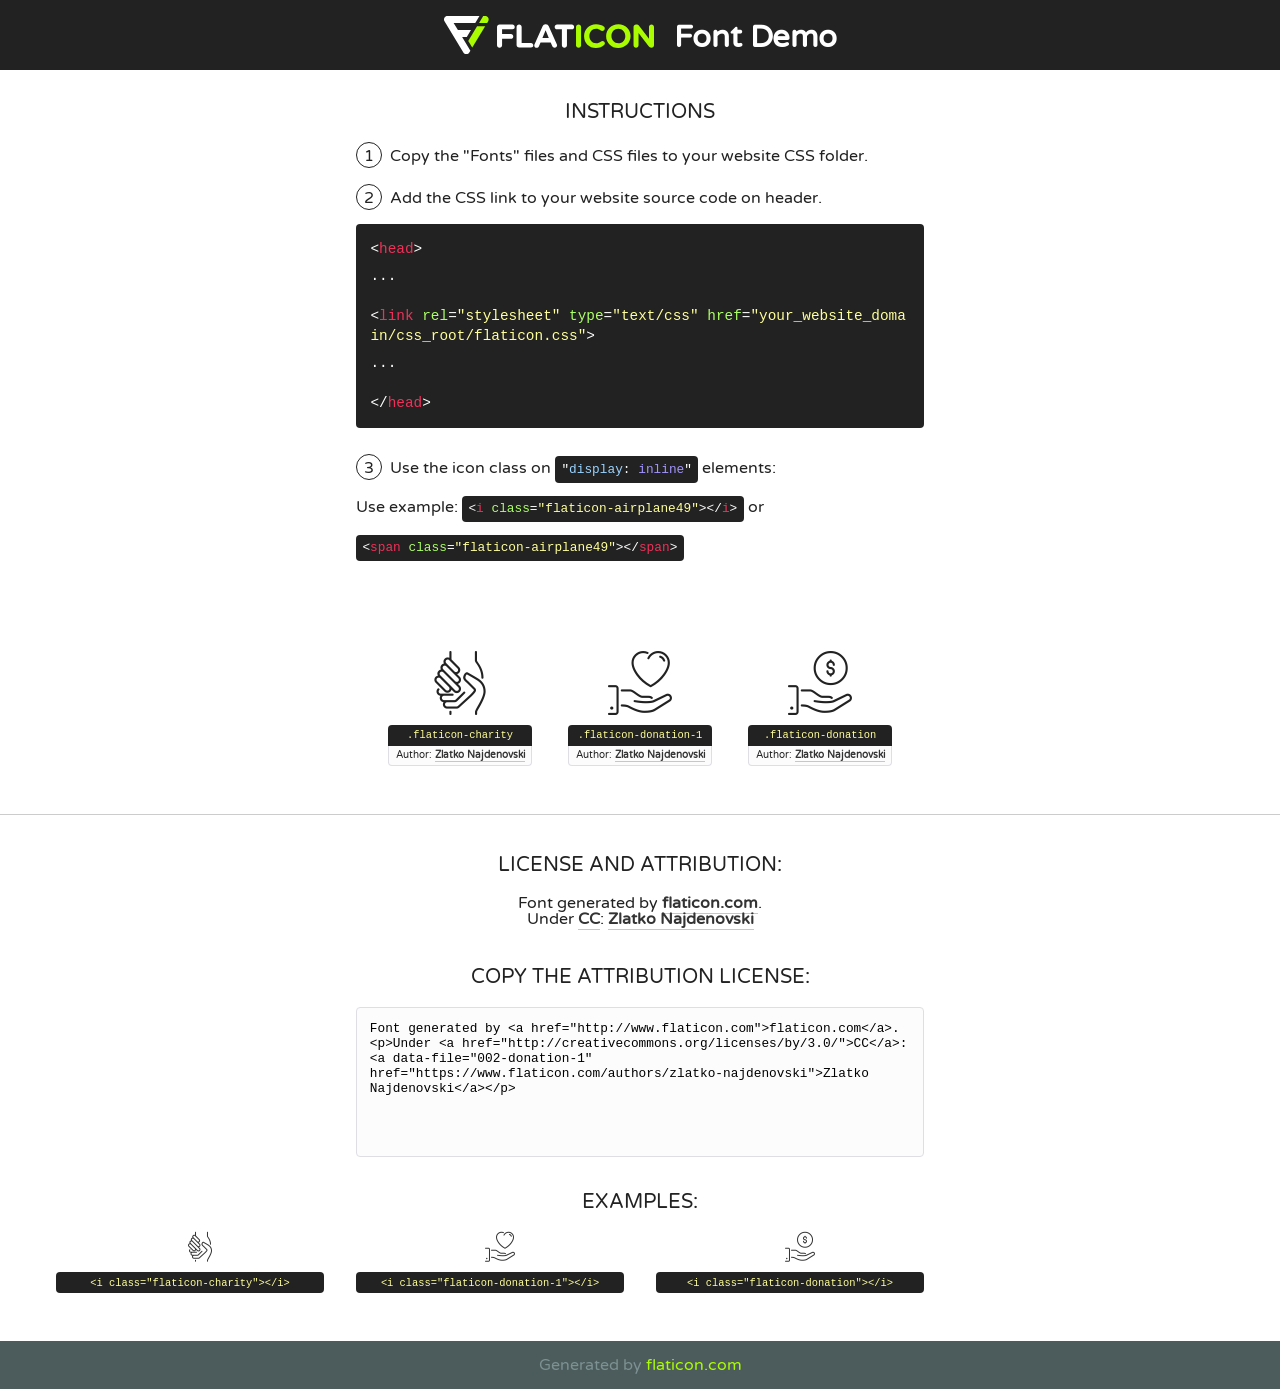
<file: fonts/flaticon/font/flaticon.html>
<!DOCTYPE html>
<!--
  Flaticon icon font: Flaticon
  Creation date: 25/08/2018 14:33
-->
<html>
<!DOCTYPE html>
<html>

<head>
    <title>Flaticon WebFont</title>
    <link href="http://fonts.googleapis.com/css?family=Varela+Round" rel="stylesheet" type="text/css" />
    <link rel="stylesheet" type="text/css" href="flaticon.css">
    <meta charset="UTF-8">
    <style>
    html, body, div, span, applet, object, iframe,
    h1, h2, h3, h4, h5, h6, p, blockquote, pre,
    a, abbr, acronym, address, big, cite, code,
    del, dfn, em, img, ins, kbd, q, s, samp,
    small, strike, strong, sub, sup, tt, var,
    b, u, i, center,
    dl, dt, dd, ol, ul, li,
    fieldset, form, label, legend,
    table, caption, tbody, tfoot, thead, tr, th, td,
    article, aside, canvas, details, embed, 
    figure, figcaption, footer, header, hgroup, 
    menu, nav, output, ruby, section, summary,
    time, mark, audio, video {
        margin: 0;
        padding: 0;
        border: 0;
        font-size: 100%;
        font: inherit;
        vertical-align: baseline;
    }
    /* HTML5 display-role reset for older browsers */
    article, aside, details, figcaption, figure, 
    footer, header, hgroup, menu, nav, section {
        display: block;
    }
    body {
        line-height: 1;
    }
    ol, ul {
        list-style: none;
    }
    blockquote, q {
        quotes: none;
    }
    blockquote:before, blockquote:after,
    q:before, q:after {
        content: '';
        content: none;
    }
    table {
        border-collapse: collapse;
        border-spacing: 0;
    }
    body {
        font-family: 'Varela Round', Helvetica, Arial, sans-serif;
        font-size: 16px;
        color: #222;
    }
    a {
        color: #333;
        border-bottom: 1px solid #a9fd00;
        font-weight: bold;
        text-decoration: none;
    }
    * {
        -moz-box-sizing: border-box;
        -webkit-box-sizing: border-box;
        box-sizing: border-box;
        margin: 0;
        padding: 0;
    }
    [class^="flaticon-"]:before, [class*=" flaticon-"]:before, [class^="flaticon-"]:after, [class*=" flaticon-"]:after {
        font-family: Flaticon;
        font-size: 30px;
        font-style: normal;
        margin-left: 20px;
        color: #333;
    }
    .wrapper {
        max-width: 600px;
        margin: auto;
        padding: 0 1em;
    }
    .title {
        font-size: 1.25em;
        text-align: center;
        margin-bottom: 1em;
        text-transform: uppercase;
    }
    header {
        text-align: center;
        background-color: #222;
        color: #fff;
        padding: 1em;
    }
    header .logo {
        width: 210px;
        height: 38px;
        display: inline-block;
        vertical-align: middle;
        margin-right: 1em;
        border: none;
    }
    header strong {
        font-size: 1.95em;
        font-weight: bold;
        vertical-align: middle;
        margin-top: 5px;
        display: inline-block;
    }
    .demo {
        margin: 2em auto;
        line-height: 1.25em;
    }
    .demo ul li {
        margin-bottom: 1em;
    }
    .demo ul li .num {
        color: #222;
        border-radius: 20px;
        display: inline-block;
        width: 26px;
        padding: 3px;
        height: 26px;
        text-align: center;
        margin-right: 0.5em;
        border: 1px solid #222;
    }
    .demo ul li code {
        background-color: #222;
        border-radius: 4px;
        padding: 0.25em 0.5em;
        display: inline-block;
        color: #fff;
        font-family: Consolas,Monaco,Lucida Console,Liberation Mono,DejaVu Sans Mono,Bitstream Vera Sans Mono,Courier New, monospace;
        font-weight: lighter;
        margin-top: 1em;
        font-size: 0.8em;
        word-break: break-all;
    }
    .demo ul li code.big {
        padding: 1em;
        font-size: 0.9em;
    }
    .demo ul li code .red {
        color: #EF3159;
    }
    .demo ul li code .green {
        color: #ACFF65;
    }
    .demo ul li code .yellow {
        color: #FFFF99;
    }
    .demo ul li code .blue {
        color: #99D3FF;
    }
    .demo ul li code .purple {
        color: #A295FF;
    }
    .demo ul li code .dots {
        margin-top: 0.5em;
        display: block;
    }
    #glyphs {
        border-bottom: 1px solid #ccc;
        padding: 2em 0;
        text-align: center;
    }
    .glyph {
        display: inline-block;
        width: 9em;
        margin: 1em;
        text-align: center;
        vertical-align: top;
        background: #FFF;
    }
    .glyph .glyph-icon {
        padding: 10px;
        display: block;
        font-family:"Flaticon";
        font-size: 64px;
        line-height: 1;
    }
    .glyph .glyph-icon:before {
        font-size: 64px;
        color: #222;
        margin-left: 0;
    }
    .class-name {
        font-size: 0.65em;
        background-color: #222;
        color: #fff;
        border-radius: 4px 4px 0 0;
        padding: 0.5em;
        color: #FFFF99;
        font-family: Consolas,Monaco,Lucida Console,Liberation Mono,DejaVu Sans Mono,Bitstream Vera Sans Mono,Courier New, monospace;
    }
    .author-name {
        font-size: 0.6em;
        background-color: #fcfcfd;
        border: 1px solid #DEDEE4;
        border-top: 0;
        border-radius: 0 0 4px 4px;
        padding: 0.5em;
    }
    .class-name:last-child {
        font-size: 10px;
        color:#888;
    }
    .class-name:last-child a {
        font-size: 10px;
        color:#555;
    }
    .class-name:last-child a:hover {
        color:#a9fd00;
    }
    .glyph > input {
        display: block;
        width: 100px;
        margin: 5px auto;
        text-align: center;
        font-size: 12px;
        cursor: text;
    }
    .glyph > input.icon-input {
        font-family:"Flaticon";
        font-size: 16px;
        margin-bottom: 10px;
    }
    .attribution .title {
        margin-top: 2em;
    }
    .attribution textarea {
        background-color: #fcfcfd;
        padding: 1em;
        border: none;
        box-shadow: none;
        border: 1px solid #DEDEE4;
        border-radius: 4px;
        resize: none;
        width: 100%;
        height: 150px;
        font-size: 0.8em;
        font-family: Consolas,Monaco,Lucida Console,Liberation Mono,DejaVu Sans Mono,Bitstream Vera Sans Mono,Courier New, monospace;
        -webkit-appearance: none;
    }
    .iconsuse {
        margin: 2em auto;
        text-align: center;
        max-width: 1200px;
    }
    .iconsuse:after {
        content: '';
        display: table;
        clear: both;
    }
    .iconsuse .image {
        float: left;
        width: 25%;
        padding: 0 1em;
    }
    .iconsuse .image p {
        margin-bottom: 1em;
    }
    .iconsuse .image span {
        display: block;
        font-size: 0.65em;
        background-color: #222;
        color: #fff;
        border-radius: 4px;
        padding: 0.5em;
        color: #FFFF99;
        margin-top: 1em;
        font-family: Consolas,Monaco,Lucida Console,Liberation Mono,DejaVu Sans Mono,Bitstream Vera Sans Mono,Courier New, monospace;
    }
    #footer {
        text-align: center;
        background-color: #4C5B5C;
        color: #7c9192;
        padding: 1em;
    }
    #footer a {
        border: none;
        color: #a9fd00;
        font-weight: normal;
    }
    @media (max-width: 960px) {
        .iconsuse .image {
            width: 50%;
        }
    }
    @media (max-width: 560px) {
        .iconsuse .image {
            width: 100%;
        }
    }
    </style>
</head>

<body class="characters-off">

    <header>
        <a href="http://www.flaticon.com" target="_blank" class="logo">
            <svg version="1.1" xmlns="http://www.w3.org/2000/svg" xmlns:xlink="http://www.w3.org/1999/xlink" xmlns:a="http://ns.adobe.com/AdobeSVGViewerExtensions/3.0/" viewBox="0 0 560.875 102.036" enable-background="new 0 0 560.875 102.036" xml:space="preserve">
                <defs>
                </defs>
                <g>
                    <g class="letters">
                        <path fill="#ffffff" d="M141.596,29.675c0-3.777,2.985-6.767,6.764-6.767h34.438c3.426,0,6.15,2.728,6.15,6.15
                        c0,3.43-2.724,6.149-6.15,6.149h-27.674v13.091h23.719c3.429,0,6.151,2.724,6.151,6.15c0,3.43-2.723,6.149-6.151,6.149h-23.719
                        v17.574c0,3.773-2.986,6.761-6.764,6.761c-3.779,0-6.764-2.989-6.764-6.761V29.675z"></path>
                        <path fill="#ffffff" d="M193.844,29.149c0-3.781,2.985-6.767,6.764-6.767c3.776,0,6.763,2.985,6.763,6.767v42.957h25.039
                        c3.426,0,6.149,2.726,6.149,6.153c0,3.425-2.723,6.15-6.149,6.15h-31.802c-3.779,0-6.764-2.986-6.764-6.768V29.149z"></path>
                        <path fill="#ffffff" d="M241.891,75.71l21.438-48.407c1.492-3.341,4.215-5.357,7.906-5.357h0.792
                        c3.686,0,6.323,2.017,7.815,5.357l21.439,48.407c0.436,0.967,0.701,1.845,0.701,2.723c0,3.602-2.809,6.501-6.414,6.501
                        c-3.161,0-5.269-1.845-6.499-4.655l-4.132-9.661h-27.059l-4.301,10.102c-1.144,2.631-3.426,4.214-6.237,4.214
                        c-3.517,0-6.24-2.81-6.24-6.325C241.1,77.64,241.451,76.677,241.891,75.71z M279.932,58.666l-8.521-20.297l-8.526,20.297H279.932
                        z"></path>
                        <path fill="#ffffff" d="M314.864,35.387H301.86c-3.429,0-6.239-2.813-6.239-6.238c0-3.429,2.811-6.24,6.239-6.24h39.533
                        c3.426,0,6.237,2.811,6.237,6.24c0,3.425-2.811,6.238-6.237,6.238h-13.001v42.785c0,3.773-2.99,6.761-6.764,6.761
                        c-3.779,0-6.764-2.989-6.764-6.761V35.387z"></path>
                        <path fill="#A9FD00" d="M352.615,29.149c0-3.781,2.985-6.767,6.767-6.767c3.774,0,6.761,2.985,6.761,6.767v49.024
                        c0,3.773-2.987,6.761-6.761,6.761c-3.781,0-6.767-2.989-6.767-6.761V29.149z"></path>
                        <path fill="#A9FD00" d="M374.132,53.836v-0.179c0-17.481,13.178-31.801,32.065-31.801c9.22,0,15.459,2.458,20.557,6.238
                        c1.402,1.054,2.637,2.985,2.637,5.357c0,3.692-2.985,6.59-6.681,6.59c-1.845,0-3.071-0.702-4.044-1.319
                        c-3.776-2.813-7.729-4.393-12.562-4.393c-10.364,0-17.831,8.611-17.831,19.154v0.173c0,10.542,7.291,19.329,17.831,19.329
                        c5.715,0,9.492-1.756,13.359-4.834c1.049-0.874,2.458-1.491,4.039-1.491c3.429,0,6.325,2.813,6.325,6.236
                        c0,2.106-1.056,3.78-2.282,4.834c-5.539,4.834-12.036,7.733-21.878,7.733C387.572,85.464,374.132,71.493,374.132,53.836z"></path>
                        <path fill="#A9FD00" d="M433.009,53.836v-0.179c0-17.481,13.79-31.801,32.766-31.801c18.981,0,32.592,14.143,32.592,31.628v0.173
                        c0,17.483-13.785,31.807-32.769,31.807C446.625,85.464,433.009,71.32,433.009,53.836z M484.224,53.836v-0.179
                        c0-10.539-7.725-19.326-18.626-19.326c-10.893,0-18.449,8.611-18.449,19.154v0.173c0,10.542,7.73,19.329,18.626,19.329
                        C476.676,72.986,484.224,64.378,484.224,53.836z"></path>
                        <path fill="#A9FD00" d="M506.233,29.321c0-3.774,2.99-6.763,6.767-6.763h1.401c3.252,0,5.183,1.583,7.029,3.953l26.093,34.265
                        V29.059c0-3.692,2.99-6.677,6.681-6.677c3.683,0,6.671,2.985,6.671,6.677v48.934c0,3.78-2.987,6.765-6.764,6.765h-0.436
                        c-3.257,0-5.188-1.581-7.034-3.953l-27.056-35.492v32.944c0,3.687-2.985,6.676-6.678,6.676c-3.683,0-6.673-2.989-6.673-6.676
                        V29.321z"></path>
                    </g>
                    <g class="insignia">
                        <path fill="#ffffff" d="M48.372,56.137h12.517l11.156-18.537H37.186L25.688,18.539h57.825L94.668,0H9.271
                        C5.925,0,2.842,1.801,1.198,4.716c-1.644,2.907-1.593,6.482,0.134,9.343l50.38,83.501c1.678,2.781,4.689,4.476,7.938,4.476
                        c3.246,0,6.257-1.695,7.935-4.476l2.898-4.804L48.372,56.137z"></path>
                        <g class="i">
                            <path fill="#A9FD00" d="M93.575,18.539h0.031v0.004l21.652,0.004l2.705-4.488c1.727-2.861,1.778-6.436,0.133-9.343
                            C116.454,1.801,113.371,0,110.026,0h-5.294L93.575,18.539z"></path>
                            <polygon fill="#A9FD00" points="88.291,27.356 64.725,66.486 75.519,84.404 109.942,27.356"></polygon>
                        </g>
                    </g>
                </g>
            </svg>
        </a>
        <strong>Font Demo</strong>
    </header>


    <section class="demo wrapper">

        <p class="title">Instructions</p>

        <ul>
            <li>
                <span class="num">1</span>Copy the "Fonts" files and CSS files to your website CSS folder.
            </li>
            <li>
                <span class="num">2</span>Add the CSS link to your website source code on header.
                <code class="big">
                    &lt;<span class="red">head</span>&gt;
                    <br/><span class="dots">...</span>
                    <br/>&lt;<span class="red">link</span> <span class="green">rel</span>=<span class="yellow">"stylesheet"</span> <span class="green">type</span>=<span class="yellow">"text/css"</span> <span class="green">href</span>=<span class="yellow">"your_website_domain/css_root/flaticon.css"</span>&gt;
                    <br/><span class="dots">...</span>
                    <br/>&lt;/<span class="red">head</span>&gt;
                </code>
            </li>

            <li>
                <p>
                    <span class="num">3</span>Use the icon class on <code>"<span class="blue">display</span>:<span class="purple"> inline</span>"</code> elements:
                    <br />
                    Use example: <code>&lt;<span class="red">i</span> <span class="green">class</span>=<span class="yellow">&quot;flaticon-airplane49&quot;</span>&gt;&lt;/<span class="red">i</span>&gt;</code> or <code>&lt;<span class="red">span</span> <span class="green">class</span>=<span class="yellow">&quot;flaticon-airplane49&quot;</span>&gt;&lt;/<span class="red">span</span>&gt;</code>
            </li>
        </ul>

    </section>




   <section id="glyphs">          
    
      
        <div class="glyph"><div class="glyph-icon flaticon-charity"></div>
            <div class="class-name">.flaticon-charity</div>
            <div class="author-name">Author: <a data-file="001-charity" href="https://www.flaticon.com/authors/zlatko-najdenovski">Zlatko Najdenovski</a> </div> 
        </div>        
        
        <div class="glyph"><div class="glyph-icon flaticon-donation-1"></div>
            <div class="class-name">.flaticon-donation-1</div>
            <div class="author-name">Author: <a data-file="002-donation-1" href="https://www.flaticon.com/authors/zlatko-najdenovski">Zlatko Najdenovski</a> </div> 
        </div>        
        
        <div class="glyph"><div class="glyph-icon flaticon-donation"></div>
            <div class="class-name">.flaticon-donation</div>
            <div class="author-name">Author: <a data-file="003-donation" href="https://www.flaticon.com/authors/zlatko-najdenovski">Zlatko Najdenovski</a> </div> 
        </div>        
        

    </section>



    <section class="attribution wrapper"   style="text-align:center;">

      <div class="title">License and attribution:</div><div class="attrDiv">Font generated by <a href="http://www.flaticon.com">flaticon.com</a>. <div><p>Under <a href="http://creativecommons.org/licenses/by/3.0/">CC</a>: <a data-file="002-donation-1" href="https://www.flaticon.com/authors/zlatko-najdenovski">Zlatko Najdenovski</a></p>  </div>
      </div>
      <div class="title">Copy the Attribution License:</div>

    <textarea onclick="this.focus();this.select();">Font generated by &lt;a href=&quot;http://www.flaticon.com&quot;&gt;flaticon.com&lt;/a&gt;. <p>Under <a href="http://creativecommons.org/licenses/by/3.0/">CC</a>: <a data-file="002-donation-1" href="https://www.flaticon.com/authors/zlatko-najdenovski">Zlatko Najdenovski</a></p>  
     </textarea>

    </section>

    <section class="iconsuse">

          <div class="title">Examples:</div>            
             
            <div class="image">
                <p>
                    <i class="glyph-icon flaticon-charity"></i> 
                    <span>&lt;i class=&quot;flaticon-charity&quot;&gt;&lt;/i&gt;</span>
                </p>
            </div>
            
            <div class="image">
                <p>
                    <i class="glyph-icon flaticon-donation-1"></i> 
                    <span>&lt;i class=&quot;flaticon-donation-1&quot;&gt;&lt;/i&gt;</span>
                </p>
            </div>
            
            <div class="image">
                <p>
                    <i class="glyph-icon flaticon-donation"></i> 
                    <span>&lt;i class=&quot;flaticon-donation&quot;&gt;&lt;/i&gt;</span>
                </p>
            </div>
                       
        </div>
                            
    </section>

<div id="footer">
    <div>Generated by <a href="http://www.flaticon.com">flaticon.com</a>
    </div>
</div>



</body>
</html>
</file>
<file: css/flaticon.css>
/*
  	Flaticon icon font: Flaticon
  	Creation date: 16/08/2018 13:57
  	*/



@font-face {
  font-family: "Flaticon";
  src: url("../fonts/flaticon/font/Flaticon.eot");
  src: url("../fonts/flaticon/font/Flaticon.eot?#iefix") format("embedded-opentype"),
       url("../fonts/flaticon/font/Flaticon.woff") format("woff"),
       url("../fonts/flaticon/font/Flaticon.ttf") format("truetype"),
       url("../fonts/flaticon/font/Flaticon.svg#Flaticon") format("svg");
  font-weight: normal;
  font-style: normal;
}

@media screen and (-webkit-min-device-pixel-ratio:0) {
  @font-face {
    font-family: "Flaticon";
    src: url("../fonts/flaticon/font/Flaticon.svg#Flaticon") format("svg");
  }
}

[class^="flaticon-"]:before, [class*=" flaticon-"]:before,
[class^="flaticon-"]:after, [class*=" flaticon-"]:after {   
  font-family: Flaticon;
  font-style: normal;
  font-weight: normal;
  font-variant: normal;
  text-transform: none;
  line-height: 1;

  /* Better Font Rendering =========== */
  -webkit-font-smoothing: antialiased;
  -moz-osx-font-smoothing: grayscale;
}

.flaticon-charity:before { content: "\f100"; }
.flaticon-donation-1:before { content: "\f101"; }
.flaticon-donation:before { content: "\f102"; }
</file>
<file: css/icomoon.css>
@font-face {
  font-family: 'icomoon';
  src:  url('../fonts/icomoon/icomoon.eot?6tt51o');
  src:  url('../fonts/icomoon/icomoon.eot?6tt51o#iefix') format('embedded-opentype'),
    url('../fonts/icomoon/icomoon.ttf?6tt51o') format('truetype'),
    url('../fonts/icomoon/icomoon.woff?6tt51o') format('woff'),
    url('../fonts/icomoon/icomoon.svg?6tt51o#icomoon') format('svg');
  font-weight: normal;
  font-style: normal;
}

[class^="icon-"], [class*=" icon-"] {
  /* use !important to prevent issues with browser extensions that change fonts */
  font-family: 'icomoon' !important;
  speak: none;
  font-style: normal;
  font-weight: normal;
  font-variant: normal;
  text-transform: none;
  line-height: 1;

  /* Better Font Rendering =========== */
  -webkit-font-smoothing: antialiased;
  -moz-osx-font-smoothing: grayscale;
}

.icon-asterisk:before {
  content: "\f069";
}
.icon-plus:before {
  content: "\f067";
}
.icon-question:before {
  content: "\f128";
}
.icon-minus:before {
  content: "\f068";
}
.icon-glass:before {
  content: "\f000";
}
.icon-music:before {
  content: "\f001";
}
.icon-search:before {
  content: "\f002";
}
.icon-envelope-o:before {
  content: "\f003";
}
.icon-heart:before {
  content: "\f004";
}
.icon-star:before {
  content: "\f005";
}
.icon-star-o:before {
  content: "\f006";
}
.icon-user:before {
  content: "\f007";
}
.icon-film:before {
  content: "\f008";
}
.icon-th-large:before {
  content: "\f009";
}
.icon-th:before {
  content: "\f00a";
}
.icon-th-list:before {
  content: "\f00b";
}
.icon-check:before {
  content: "\f00c";
}
.icon-close:before {
  content: "\f00d";
}
.icon-remove:before {
  content: "\f00d";
}
.icon-times:before {
  content: "\f00d";
}
.icon-search-plus:before {
  content: "\f00e";
}
.icon-search-minus:before {
  content: "\f010";
}
.icon-power-off:before {
  content: "\f011";
}
.icon-signal:before {
  content: "\f012";
}
.icon-cog:before {
  content: "\f013";
}
.icon-gear:before {
  content: "\f013";
}
.icon-trash-o:before {
  content: "\f014";
}
.icon-home:before {
  content: "\f015";
}
.icon-file-o:before {
  content: "\f016";
}
.icon-clock-o:before {
  content: "\f017";
}
.icon-road:before {
  content: "\f018";
}
.icon-download:before {
  content: "\f019";
}
.icon-arrow-circle-o-down:before {
  content: "\f01a";
}
.icon-arrow-circle-o-up:before {
  content: "\f01b";
}
.icon-inbox:before {
  content: "\f01c";
}
.icon-play-circle-o:before {
  content: "\f01d";
}
.icon-repeat:before {
  content: "\f01e";
}
.icon-rotate-right:before {
  content: "\f01e";
}
.icon-refresh:before {
  content: "\f021";
}
.icon-list-alt:before {
  content: "\f022";
}
.icon-lock:before {
  content: "\f023";
}
.icon-flag:before {
  content: "\f024";
}
.icon-headphones:before {
  content: "\f025";
}
.icon-volume-off:before {
  content: "\f026";
}
.icon-volume-down:before {
  content: "\f027";
}
.icon-volume-up:before {
  content: "\f028";
}
.icon-qrcode:before {
  content: "\f029";
}
.icon-barcode:before {
  content: "\f02a";
}
.icon-tag:before {
  content: "\f02b";
}
.icon-tags:before {
  content: "\f02c";
}
.icon-book:before {
  content: "\f02d";
}
.icon-bookmark:before {
  content: "\f02e";
}
.icon-print:before {
  content: "\f02f";
}
.icon-camera:before {
  content: "\f030";
}
.icon-font:before {
  content: "\f031";
}
.icon-bold:before {
  content: "\f032";
}
.icon-italic:before {
  content: "\f033";
}
.icon-text-height:before {
  content: "\f034";
}
.icon-text-width:before {
  content: "\f035";
}
.icon-align-left:before {
  content: "\f036";
}
.icon-align-center:before {
  content: "\f037";
}
.icon-align-right:before {
  content: "\f038";
}
.icon-align-justify:before {
  content: "\f039";
}
.icon-list:before {
  content: "\f03a";
}
.icon-dedent:before {
  content: "\f03b";
}
.icon-outdent:before {
  content: "\f03b";
}
.icon-indent:before {
  content: "\f03c";
}
.icon-video-camera:before {
  content: "\f03d";
}
.icon-image:before {
  content: "\f03e";
}
.icon-photo:before {
  content: "\f03e";
}
.icon-picture-o:before {
  content: "\f03e";
}
.icon-pencil:before {
  content: "\f040";
}
.icon-map-marker:before {
  content: "\f041";
}
.icon-adjust:before {
  content: "\f042";
}
.icon-tint:before {
  content: "\f043";
}
.icon-edit:before {
  content: "\f044";
}
.icon-pencil-square-o:before {
  content: "\f044";
}
.icon-share-square-o:before {
  content: "\f045";
}
.icon-check-square-o:before {
  content: "\f046";
}
.icon-arrows:before {
  content: "\f047";
}
.icon-step-backward:before {
  content: "\f048";
}
.icon-fast-backward:before {
  content: "\f049";
}
.icon-backward:before {
  content: "\f04a";
}
.icon-play:before {
  content: "\f04b";
}
.icon-pause:before {
  content: "\f04c";
}
.icon-stop:before {
  content: "\f04d";
}
.icon-forward:before {
  content: "\f04e";
}
.icon-fast-forward:before {
  content: "\f050";
}
.icon-step-forward:before {
  content: "\f051";
}
.icon-eject:before {
  content: "\f052";
}
.icon-chevron-left:before {
  content: "\f053";
}
.icon-chevron-right:before {
  content: "\f054";
}
.icon-plus-circle:before {
  content: "\f055";
}
.icon-minus-circle:before {
  content: "\f056";
}
.icon-times-circle:before {
  content: "\f057";
}
.icon-check-circle:before {
  content: "\f058";
}
.icon-question-circle:before {
  content: "\f059";
}
.icon-info-circle:before {
  content: "\f05a";
}
.icon-crosshairs:before {
  content: "\f05b";
}
.icon-times-circle-o:before {
  content: "\f05c";
}
.icon-check-circle-o:before {
  content: "\f05d";
}
.icon-ban:before {
  content: "\f05e";
}
.icon-arrow-left:before {
  content: "\f060";
}
.icon-arrow-right:before {
  content: "\f061";
}
.icon-arrow-up:before {
  content: "\f062";
}
.icon-arrow-down:before {
  content: "\f063";
}
.icon-mail-forward:before {
  content: "\f064";
}
.icon-share:before {
  content: "\f064";
}
.icon-expand:before {
  content: "\f065";
}
.icon-compress:before {
  content: "\f066";
}
.icon-exclamation-circle:before {
  content: "\f06a";
}
.icon-gift:before {
  content: "\f06b";
}
.icon-leaf:before {
  content: "\f06c";
}
.icon-fire:before {
  content: "\f06d";
}
.icon-eye:before {
  content: "\f06e";
}
.icon-eye-slash:before {
  content: "\f070";
}
.icon-exclamation-triangle:before {
  content: "\f071";
}
.icon-warning:before {
  content: "\f071";
}
.icon-plane:before {
  content: "\f072";
}
.icon-calendar:before {
  content: "\f073";
}
.icon-random:before {
  content: "\f074";
}
.icon-comment:before {
  content: "\f075";
}
.icon-magnet:before {
  content: "\f076";
}
.icon-chevron-up:before {
  content: "\f077";
}
.icon-chevron-down:before {
  content: "\f078";
}
.icon-retweet:before {
  content: "\f079";
}
.icon-shopping-cart:before {
  content: "\f07a";
}
.icon-folder:before {
  content: "\f07b";
}
.icon-folder-open:before {
  content: "\f07c";
}
.icon-arrows-v:before {
  content: "\f07d";
}
.icon-arrows-h:before {
  content: "\f07e";
}
.icon-bar-chart:before {
  content: "\f080";
}
.icon-bar-chart-o:before {
  content: "\f080";
}
.icon-twitter-square:before {
  content: "\f081";
}
.icon-facebook-square:before {
  content: "\f082";
}
.icon-camera-retro:before {
  content: "\f083";
}
.icon-key:before {
  content: "\f084";
}
.icon-cogs:before {
  content: "\f085";
}
.icon-gears:before {
  content: "\f085";
}
.icon-comments:before {
  content: "\f086";
}
.icon-thumbs-o-up:before {
  content: "\f087";
}
.icon-thumbs-o-down:before {
  content: "\f088";
}
.icon-star-half:before {
  content: "\f089";
}
.icon-heart-o:before {
  content: "\f08a";
}
.icon-sign-out:before {
  content: "\f08b";
}
.icon-linkedin-square:before {
  content: "\f08c";
}
.icon-thumb-tack:before {
  content: "\f08d";
}
.icon-external-link:before {
  content: "\f08e";
}
.icon-sign-in:before {
  content: "\f090";
}
.icon-trophy:before {
  content: "\f091";
}
.icon-github-square:before {
  content: "\f092";
}
.icon-upload:before {
  content: "\f093";
}
.icon-lemon-o:before {
  content: "\f094";
}
.icon-phone:before {
  content: "\f095";
}
.icon-square-o:before {
  content: "\f096";
}
.icon-bookmark-o:before {
  content: "\f097";
}
.icon-phone-square:before {
  content: "\f098";
}
.icon-twitter:before {
  content: "\f099";
}
.icon-facebook:before {
  content: "\f09a";
}
.icon-facebook-f:before {
  content: "\f09a";
}
.icon-github:before {
  content: "\f09b";
}
.icon-unlock:before {
  content: "\f09c";
}
.icon-credit-card:before {
  content: "\f09d";
}
.icon-feed:before {
  content: "\f09e";
}
.icon-rss:before {
  content: "\f09e";
}
.icon-hdd-o:before {
  content: "\f0a0";
}
.icon-bullhorn:before {
  content: "\f0a1";
}
.icon-bell-o:before {
  content: "\f0a2";
}
.icon-certificate:before {
  content: "\f0a3";
}
.icon-hand-o-right:before {
  content: "\f0a4";
}
.icon-hand-o-left:before {
  content: "\f0a5";
}
.icon-hand-o-up:before {
  content: "\f0a6";
}
.icon-hand-o-down:before {
  content: "\f0a7";
}
.icon-arrow-circle-left:before {
  content: "\f0a8";
}
.icon-arrow-circle-right:before {
  content: "\f0a9";
}
.icon-arrow-circle-up:before {
  content: "\f0aa";
}
.icon-arrow-circle-down:before {
  content: "\f0ab";
}
.icon-globe:before {
  content: "\f0ac";
}
.icon-wrench:before {
  content: "\f0ad";
}
.icon-tasks:before {
  content: "\f0ae";
}
.icon-filter:before {
  content: "\f0b0";
}
.icon-briefcase:before {
  content: "\f0b1";
}
.icon-arrows-alt:before {
  content: "\f0b2";
}
.icon-group:before {
  content: "\f0c0";
}
.icon-users:before {
  content: "\f0c0";
}
.icon-chain:before {
  content: "\f0c1";
}
.icon-link:before {
  content: "\f0c1";
}
.icon-cloud:before {
  content: "\f0c2";
}
.icon-flask:before {
  content: "\f0c3";
}
.icon-cut:before {
  content: "\f0c4";
}
.icon-scissors:before {
  content: "\f0c4";
}
.icon-copy:before {
  content: "\f0c5";
}
.icon-files-o:before {
  content: "\f0c5";
}
.icon-paperclip:before {
  content: "\f0c6";
}
.icon-floppy-o:before {
  content: "\f0c7";
}
.icon-save:before {
  content: "\f0c7";
}
.icon-square:before {
  content: "\f0c8";
}
.icon-bars:before {
  content: "\f0c9";
}
.icon-navicon:before {
  content: "\f0c9";
}
.icon-reorder:before {
  content: "\f0c9";
}
.icon-list-ul:before {
  content: "\f0ca";
}
.icon-list-ol:before {
  content: "\f0cb";
}
.icon-strikethrough:before {
  content: "\f0cc";
}
.icon-underline:before {
  content: "\f0cd";
}
.icon-table:before {
  content: "\f0ce";
}
.icon-magic:before {
  content: "\f0d0";
}
.icon-truck:before {
  content: "\f0d1";
}
.icon-pinterest:before {
  content: "\f0d2";
}
.icon-pinterest-square:before {
  content: "\f0d3";
}
.icon-google-plus-square:before {
  content: "\f0d4";
}
.icon-google-plus:before {
  content: "\f0d5";
}
.icon-money:before {
  content: "\f0d6";
}
.icon-caret-down:before {
  content: "\f0d7";
}
.icon-caret-up:before {
  content: "\f0d8";
}
.icon-caret-left:before {
  content: "\f0d9";
}
.icon-caret-right:before {
  content: "\f0da";
}
.icon-columns:before {
  content: "\f0db";
}
.icon-sort:before {
  content: "\f0dc";
}
.icon-unsorted:before {
  content: "\f0dc";
}
.icon-sort-desc:before {
  content: "\f0dd";
}
.icon-sort-down:before {
  content: "\f0dd";
}
.icon-sort-asc:before {
  content: "\f0de";
}
.icon-sort-up:before {
  content: "\f0de";
}
.icon-envelope:before {
  content: "\f0e0";
}
.icon-linkedin:before {
  content: "\f0e1";
}
.icon-rotate-left:before {
  content: "\f0e2";
}
.icon-undo:before {
  content: "\f0e2";
}
.icon-gavel:before {
  content: "\f0e3";
}
.icon-legal:before {
  content: "\f0e3";
}
.icon-dashboard:before {
  content: "\f0e4";
}
.icon-tachometer:before {
  content: "\f0e4";
}
.icon-comment-o:before {
  content: "\f0e5";
}
.icon-comments-o:before {
  content: "\f0e6";
}
.icon-bolt:before {
  content: "\f0e7";
}
.icon-flash:before {
  content: "\f0e7";
}
.icon-sitemap:before {
  content: "\f0e8";
}
.icon-umbrella:before {
  content: "\f0e9";
}
.icon-clipboard:before {
  content: "\f0ea";
}
.icon-paste:before {
  content: "\f0ea";
}
.icon-lightbulb-o:before {
  content: "\f0eb";
}
.icon-exchange:before {
  content: "\f0ec";
}
.icon-cloud-download:before {
  content: "\f0ed";
}
.icon-cloud-upload:before {
  content: "\f0ee";
}
.icon-user-md:before {
  content: "\f0f0";
}
.icon-stethoscope:before {
  content: "\f0f1";
}
.icon-suitcase:before {
  content: "\f0f2";
}
.icon-bell:before {
  content: "\f0f3";
}
.icon-coffee:before {
  content: "\f0f4";
}
.icon-cutlery:before {
  content: "\f0f5";
}
.icon-file-text-o:before {
  content: "\f0f6";
}
.icon-building-o:before {
  content: "\f0f7";
}
.icon-hospital-o:before {
  content: "\f0f8";
}
.icon-ambulance:before {
  content: "\f0f9";
}
.icon-medkit:before {
  content: "\f0fa";
}
.icon-fighter-jet:before {
  content: "\f0fb";
}
.icon-beer:before {
  content: "\f0fc";
}
.icon-h-square:before {
  content: "\f0fd";
}
.icon-plus-square:before {
  content: "\f0fe";
}
.icon-angle-double-left:before {
  content: "\f100";
}
.icon-angle-double-right:before {
  content: "\f101";
}
.icon-angle-double-up:before {
  content: "\f102";
}
.icon-angle-double-down:before {
  content: "\f103";
}
.icon-angle-left:before {
  content: "\f104";
}
.icon-angle-right:before {
  content: "\f105";
}
.icon-angle-up:before {
  content: "\f106";
}
.icon-angle-down:before {
  content: "\f107";
}
.icon-desktop:before {
  content: "\f108";
}
.icon-laptop:before {
  content: "\f109";
}
.icon-tablet:before {
  content: "\f10a";
}
.icon-mobile:before {
  content: "\f10b";
}
.icon-mobile-phone:before {
  content: "\f10b";
}
.icon-circle-o:before {
  content: "\f10c";
}
.icon-quote-left:before {
  content: "\f10d";
}
.icon-quote-right:before {
  content: "\f10e";
}
.icon-spinner:before {
  content: "\f110";
}
.icon-circle:before {
  content: "\f111";
}
.icon-mail-reply:before {
  content: "\f112";
}
.icon-reply:before {
  content: "\f112";
}
.icon-github-alt:before {
  content: "\f113";
}
.icon-folder-o:before {
  content: "\f114";
}
.icon-folder-open-o:before {
  content: "\f115";
}
.icon-smile-o:before {
  content: "\f118";
}
.icon-frown-o:before {
  content: "\f119";
}
.icon-meh-o:before {
  content: "\f11a";
}
.icon-gamepad:before {
  content: "\f11b";
}
.icon-keyboard-o:before {
  content: "\f11c";
}
.icon-flag-o:before {
  content: "\f11d";
}
.icon-flag-checkered:before {
  content: "\f11e";
}
.icon-terminal:before {
  content: "\f120";
}
.icon-code:before {
  content: "\f121";
}
.icon-mail-reply-all:before {
  content: "\f122";
}
.icon-reply-all:before {
  content: "\f122";
}
.icon-star-half-empty:before {
  content: "\f123";
}
.icon-star-half-full:before {
  content: "\f123";
}
.icon-star-half-o:before {
  content: "\f123";
}
.icon-location-arrow:before {
  content: "\f124";
}
.icon-crop:before {
  content: "\f125";
}
.icon-code-fork:before {
  content: "\f126";
}
.icon-chain-broken:before {
  content: "\f127";
}
.icon-unlink:before {
  content: "\f127";
}
.icon-info:before {
  content: "\f129";
}
.icon-exclamation:before {
  content: "\f12a";
}
.icon-superscript:before {
  content: "\f12b";
}
.icon-subscript:before {
  content: "\f12c";
}
.icon-eraser:before {
  content: "\f12d";
}
.icon-puzzle-piece:before {
  content: "\f12e";
}
.icon-microphone:before {
  content: "\f130";
}
.icon-microphone-slash:before {
  content: "\f131";
}
.icon-shield:before {
  content: "\f132";
}
.icon-calendar-o:before {
  content: "\f133";
}
.icon-fire-extinguisher:before {
  content: "\f134";
}
.icon-rocket:before {
  content: "\f135";
}
.icon-maxcdn:before {
  content: "\f136";
}
.icon-chevron-circle-left:before {
  content: "\f137";
}
.icon-chevron-circle-right:before {
  content: "\f138";
}
.icon-chevron-circle-up:before {
  content: "\f139";
}
.icon-chevron-circle-down:before {
  content: "\f13a";
}
.icon-html5:before {
  content: "\f13b";
}
.icon-css3:before {
  content: "\f13c";
}
.icon-anchor:before {
  content: "\f13d";
}
.icon-unlock-alt:before {
  content: "\f13e";
}
.icon-bullseye:before {
  content: "\f140";
}
.icon-ellipsis-h:before {
  content: "\f141";
}
.icon-ellipsis-v:before {
  content: "\f142";
}
.icon-rss-square:before {
  content: "\f143";
}
.icon-play-circle:before {
  content: "\f144";
}
.icon-ticket:before {
  content: "\f145";
}
.icon-minus-square:before {
  content: "\f146";
}
.icon-minus-square-o:before {
  content: "\f147";
}
.icon-level-up:before {
  content: "\f148";
}
.icon-level-down:before {
  content: "\f149";
}
.icon-check-square:before {
  content: "\f14a";
}
.icon-pencil-square:before {
  content: "\f14b";
}
.icon-external-link-square:before {
  content: "\f14c";
}
.icon-share-square:before {
  content: "\f14d";
}
.icon-compass:before {
  content: "\f14e";
}
.icon-caret-square-o-down:before {
  content: "\f150";
}
.icon-toggle-down:before {
  content: "\f150";
}
.icon-caret-square-o-up:before {
  content: "\f151";
}
.icon-toggle-up:before {
  content: "\f151";
}
.icon-caret-square-o-right:before {
  content: "\f152";
}
.icon-toggle-right:before {
  content: "\f152";
}
.icon-eur:before {
  content: "\f153";
}
.icon-euro:before {
  content: "\f153";
}
.icon-gbp:before {
  content: "\f154";
}
.icon-dollar:before {
  content: "\f155";
}
.icon-usd:before {
  content: "\f155";
}
.icon-inr:before {
  content: "\f156";
}
.icon-rupee:before {
  content: "\f156";
}
.icon-cny:before {
  content: "\f157";
}
.icon-jpy:before {
  content: "\f157";
}
.icon-rmb:before {
  content: "\f157";
}
.icon-yen:before {
  content: "\f157";
}
.icon-rouble:before {
  content: "\f158";
}
.icon-rub:before {
  content: "\f158";
}
.icon-ruble:before {
  content: "\f158";
}
.icon-krw:before {
  content: "\f159";
}
.icon-won:before {
  content: "\f159";
}
.icon-bitcoin:before {
  content: "\f15a";
}
.icon-btc:before {
  content: "\f15a";
}
.icon-file:before {
  content: "\f15b";
}
.icon-file-text:before {
  content: "\f15c";
}
.icon-sort-alpha-asc:before {
  content: "\f15d";
}
.icon-sort-alpha-desc:before {
  content: "\f15e";
}
.icon-sort-amount-asc:before {
  content: "\f160";
}
.icon-sort-amount-desc:before {
  content: "\f161";
}
.icon-sort-numeric-asc:before {
  content: "\f162";
}
.icon-sort-numeric-desc:before {
  content: "\f163";
}
.icon-thumbs-up:before {
  content: "\f164";
}
.icon-thumbs-down:before {
  content: "\f165";
}
.icon-youtube-square:before {
  content: "\f166";
}
.icon-youtube:before {
  content: "\f167";
}
.icon-xing:before {
  content: "\f168";
}
.icon-xing-square:before {
  content: "\f169";
}
.icon-youtube-play:before {
  content: "\f16a";
}
.icon-dropbox:before {
  content: "\f16b";
}
.icon-stack-overflow:before {
  content: "\f16c";
}
.icon-instagram:before {
  content: "\f16d";
}
.icon-flickr:before {
  content: "\f16e";
}
.icon-adn:before {
  content: "\f170";
}
.icon-bitbucket:before {
  content: "\f171";
}
.icon-bitbucket-square:before {
  content: "\f172";
}
.icon-tumblr:before {
  content: "\f173";
}
.icon-tumblr-square:before {
  content: "\f174";
}
.icon-long-arrow-down:before {
  content: "\f175";
}
.icon-long-arrow-up:before {
  content: "\f176";
}
.icon-long-arrow-left:before {
  content: "\f177";
}
.icon-long-arrow-right:before {
  content: "\f178";
}
.icon-apple:before {
  content: "\f179";
}
.icon-windows:before {
  content: "\f17a";
}
.icon-android:before {
  content: "\f17b";
}
.icon-linux:before {
  content: "\f17c";
}
.icon-dribbble:before {
  content: "\f17d";
}
.icon-skype:before {
  content: "\f17e";
}
.icon-foursquare:before {
  content: "\f180";
}
.icon-trello:before {
  content: "\f181";
}
.icon-female:before {
  content: "\f182";
}
.icon-male:before {
  content: "\f183";
}
.icon-gittip:before {
  content: "\f184";
}
.icon-gratipay:before {
  content: "\f184";
}
.icon-sun-o:before {
  content: "\f185";
}
.icon-moon-o:before {
  content: "\f186";
}
.icon-archive:before {
  content: "\f187";
}
.icon-bug:before {
  content: "\f188";
}
.icon-vk:before {
  content: "\f189";
}
.icon-weibo:before {
  content: "\f18a";
}
.icon-renren:before {
  content: "\f18b";
}
.icon-pagelines:before {
  content: "\f18c";
}
.icon-stack-exchange:before {
  content: "\f18d";
}
.icon-arrow-circle-o-right:before {
  content: "\f18e";
}
.icon-arrow-circle-o-left:before {
  content: "\f190";
}
.icon-caret-square-o-left:before {
  content: "\f191";
}
.icon-toggle-left:before {
  content: "\f191";
}
.icon-dot-circle-o:before {
  content: "\f192";
}
.icon-wheelchair:before {
  content: "\f193";
}
.icon-vimeo-square:before {
  content: "\f194";
}
.icon-try:before {
  content: "\f195";
}
.icon-turkish-lira:before {
  content: "\f195";
}
.icon-plus-square-o:before {
  content: "\f196";
}
.icon-space-shuttle:before {
  content: "\f197";
}
.icon-slack:before {
  content: "\f198";
}
.icon-envelope-square:before {
  content: "\f199";
}
.icon-wordpress:before {
  content: "\f19a";
}
.icon-openid:before {
  content: "\f19b";
}
.icon-bank:before {
  content: "\f19c";
}
.icon-institution:before {
  content: "\f19c";
}
.icon-university:before {
  content: "\f19c";
}
.icon-graduation-cap:before {
  content: "\f19d";
}
.icon-mortar-board:before {
  content: "\f19d";
}
.icon-yahoo:before {
  content: "\f19e";
}
.icon-google:before {
  content: "\f1a0";
}
.icon-reddit:before {
  content: "\f1a1";
}
.icon-reddit-square:before {
  content: "\f1a2";
}
.icon-stumbleupon-circle:before {
  content: "\f1a3";
}
.icon-stumbleupon:before {
  content: "\f1a4";
}
.icon-delicious:before {
  content: "\f1a5";
}
.icon-digg:before {
  content: "\f1a6";
}
.icon-pied-piper-pp:before {
  content: "\f1a7";
}
.icon-pied-piper-alt:before {
  content: "\f1a8";
}
.icon-drupal:before {
  content: "\f1a9";
}
.icon-joomla:before {
  content: "\f1aa";
}
.icon-language:before {
  content: "\f1ab";
}
.icon-fax:before {
  content: "\f1ac";
}
.icon-building:before {
  content: "\f1ad";
}
.icon-child:before {
  content: "\f1ae";
}
.icon-paw:before {
  content: "\f1b0";
}
.icon-spoon:before {
  content: "\f1b1";
}
.icon-cube:before {
  content: "\f1b2";
}
.icon-cubes:before {
  content: "\f1b3";
}
.icon-behance:before {
  content: "\f1b4";
}
.icon-behance-square:before {
  content: "\f1b5";
}
.icon-steam:before {
  content: "\f1b6";
}
.icon-steam-square:before {
  content: "\f1b7";
}
.icon-recycle:before {
  content: "\f1b8";
}
.icon-automobile:before {
  content: "\f1b9";
}
.icon-car:before {
  content: "\f1b9";
}
.icon-cab:before {
  content: "\f1ba";
}
.icon-taxi:before {
  content: "\f1ba";
}
.icon-tree:before {
  content: "\f1bb";
}
.icon-spotify:before {
  content: "\f1bc";
}
.icon-deviantart:before {
  content: "\f1bd";
}
.icon-soundcloud:before {
  content: "\f1be";
}
.icon-database:before {
  content: "\f1c0";
}
.icon-file-pdf-o:before {
  content: "\f1c1";
}
.icon-file-word-o:before {
  content: "\f1c2";
}
.icon-file-excel-o:before {
  content: "\f1c3";
}
.icon-file-powerpoint-o:before {
  content: "\f1c4";
}
.icon-file-image-o:before {
  content: "\f1c5";
}
.icon-file-photo-o:before {
  content: "\f1c5";
}
.icon-file-picture-o:before {
  content: "\f1c5";
}
.icon-file-archive-o:before {
  content: "\f1c6";
}
.icon-file-zip-o:before {
  content: "\f1c6";
}
.icon-file-audio-o:before {
  content: "\f1c7";
}
.icon-file-sound-o:before {
  content: "\f1c7";
}
.icon-file-movie-o:before {
  content: "\f1c8";
}
.icon-file-video-o:before {
  content: "\f1c8";
}
.icon-file-code-o:before {
  content: "\f1c9";
}
.icon-vine:before {
  content: "\f1ca";
}
.icon-codepen:before {
  content: "\f1cb";
}
.icon-jsfiddle:before {
  content: "\f1cc";
}
.icon-life-bouy:before {
  content: "\f1cd";
}
.icon-life-buoy:before {
  content: "\f1cd";
}
.icon-life-ring:before {
  content: "\f1cd";
}
.icon-life-saver:before {
  content: "\f1cd";
}
.icon-support:before {
  content: "\f1cd";
}
.icon-circle-o-notch:before {
  content: "\f1ce";
}
.icon-ra:before {
  content: "\f1d0";
}
.icon-rebel:before {
  content: "\f1d0";
}
.icon-resistance:before {
  content: "\f1d0";
}
.icon-empire:before {
  content: "\f1d1";
}
.icon-ge:before {
  content: "\f1d1";
}
.icon-git-square:before {
  content: "\f1d2";
}
.icon-git:before {
  content: "\f1d3";
}
.icon-hacker-news:before {
  content: "\f1d4";
}
.icon-y-combinator-square:before {
  content: "\f1d4";
}
.icon-yc-square:before {
  content: "\f1d4";
}
.icon-tencent-weibo:before {
  content: "\f1d5";
}
.icon-qq:before {
  content: "\f1d6";
}
.icon-wechat:before {
  content: "\f1d7";
}
.icon-weixin:before {
  content: "\f1d7";
}
.icon-paper-plane:before {
  content: "\f1d8";
}
.icon-send:before {
  content: "\f1d8";
}
.icon-paper-plane-o:before {
  content: "\f1d9";
}
.icon-send-o:before {
  content: "\f1d9";
}
.icon-history:before {
  content: "\f1da";
}
.icon-circle-thin:before {
  content: "\f1db";
}
.icon-header:before {
  content: "\f1dc";
}
.icon-paragraph:before {
  content: "\f1dd";
}
.icon-sliders:before {
  content: "\f1de";
}
.icon-share-alt:before {
  content: "\f1e0";
}
.icon-share-alt-square:before {
  content: "\f1e1";
}
.icon-bomb:before {
  content: "\f1e2";
}
.icon-futbol-o:before {
  content: "\f1e3";
}
.icon-soccer-ball-o:before {
  content: "\f1e3";
}
.icon-tty:before {
  content: "\f1e4";
}
.icon-binoculars:before {
  content: "\f1e5";
}
.icon-plug:before {
  content: "\f1e6";
}
.icon-slideshare:before {
  content: "\f1e7";
}
.icon-twitch:before {
  content: "\f1e8";
}
.icon-yelp:before {
  content: "\f1e9";
}
.icon-newspaper-o:before {
  content: "\f1ea";
}
.icon-wifi:before {
  content: "\f1eb";
}
.icon-calculator:before {
  content: "\f1ec";
}
.icon-paypal:before {
  content: "\f1ed";
}
.icon-google-wallet:before {
  content: "\f1ee";
}
.icon-cc-visa:before {
  content: "\f1f0";
}
.icon-cc-mastercard:before {
  content: "\f1f1";
}
.icon-cc-discover:before {
  content: "\f1f2";
}
.icon-cc-amex:before {
  content: "\f1f3";
}
.icon-cc-paypal:before {
  content: "\f1f4";
}
.icon-cc-stripe:before {
  content: "\f1f5";
}
.icon-bell-slash:before {
  content: "\f1f6";
}
.icon-bell-slash-o:before {
  content: "\f1f7";
}
.icon-trash:before {
  content: "\f1f8";
}
.icon-copyright:before {
  content: "\f1f9";
}
.icon-at:before {
  content: "\f1fa";
}
.icon-eyedropper:before {
  content: "\f1fb";
}
.icon-paint-brush:before {
  content: "\f1fc";
}
.icon-birthday-cake:before {
  content: "\f1fd";
}
.icon-area-chart:before {
  content: "\f1fe";
}
.icon-pie-chart:before {
  content: "\f200";
}
.icon-line-chart:before {
  content: "\f201";
}
.icon-lastfm:before {
  content: "\f202";
}
.icon-lastfm-square:before {
  content: "\f203";
}
.icon-toggle-off:before {
  content: "\f204";
}
.icon-toggle-on:before {
  content: "\f205";
}
.icon-bicycle:before {
  content: "\f206";
}
.icon-bus:before {
  content: "\f207";
}
.icon-ioxhost:before {
  content: "\f208";
}
.icon-angellist:before {
  content: "\f209";
}
.icon-cc:before {
  content: "\f20a";
}
.icon-ils:before {
  content: "\f20b";
}
.icon-shekel:before {
  content: "\f20b";
}
.icon-sheqel:before {
  content: "\f20b";
}
.icon-meanpath:before {
  content: "\f20c";
}
.icon-buysellads:before {
  content: "\f20d";
}
.icon-connectdevelop:before {
  content: "\f20e";
}
.icon-dashcube:before {
  content: "\f210";
}
.icon-forumbee:before {
  content: "\f211";
}
.icon-leanpub:before {
  content: "\f212";
}
.icon-sellsy:before {
  content: "\f213";
}
.icon-shirtsinbulk:before {
  content: "\f214";
}
.icon-simplybuilt:before {
  content: "\f215";
}
.icon-skyatlas:before {
  content: "\f216";
}
.icon-cart-plus:before {
  content: "\f217";
}
.icon-cart-arrow-down:before {
  content: "\f218";
}
.icon-diamond:before {
  content: "\f219";
}
.icon-ship:before {
  content: "\f21a";
}
.icon-user-secret:before {
  content: "\f21b";
}
.icon-motorcycle:before {
  content: "\f21c";
}
.icon-street-view:before {
  content: "\f21d";
}
.icon-heartbeat:before {
  content: "\f21e";
}
.icon-venus:before {
  content: "\f221";
}
.icon-mars:before {
  content: "\f222";
}
.icon-mercury:before {
  content: "\f223";
}
.icon-intersex:before {
  content: "\f224";
}
.icon-transgender:before {
  content: "\f224";
}
.icon-transgender-alt:before {
  content: "\f225";
}
.icon-venus-double:before {
  content: "\f226";
}
.icon-mars-double:before {
  content: "\f227";
}
.icon-venus-mars:before {
  content: "\f228";
}
.icon-mars-stroke:before {
  content: "\f229";
}
.icon-mars-stroke-v:before {
  content: "\f22a";
}
.icon-mars-stroke-h:before {
  content: "\f22b";
}
.icon-neuter:before {
  content: "\f22c";
}
.icon-genderless:before {
  content: "\f22d";
}
.icon-facebook-official:before {
  content: "\f230";
}
.icon-pinterest-p:before {
  content: "\f231";
}
.icon-whatsapp:before {
  content: "\f232";
}
.icon-server:before {
  content: "\f233";
}
.icon-user-plus:before {
  content: "\f234";
}
.icon-user-times:before {
  content: "\f235";
}
.icon-bed:before {
  content: "\f236";
}
.icon-hotel:before {
  content: "\f236";
}
.icon-viacoin:before {
  content: "\f237";
}
.icon-train:before {
  content: "\f238";
}
.icon-subway:before {
  content: "\f239";
}
.icon-medium:before {
  content: "\f23a";
}
.icon-y-combinator:before {
  content: "\f23b";
}
.icon-yc:before {
  content: "\f23b";
}
.icon-optin-monster:before {
  content: "\f23c";
}
.icon-opencart:before {
  content: "\f23d";
}
.icon-expeditedssl:before {
  content: "\f23e";
}
.icon-battery:before {
  content: "\f240";
}
.icon-battery-4:before {
  content: "\f240";
}
.icon-battery-full:before {
  content: "\f240";
}
.icon-battery-3:before {
  content: "\f241";
}
.icon-battery-three-quarters:before {
  content: "\f241";
}
.icon-battery-2:before {
  content: "\f242";
}
.icon-battery-half:before {
  content: "\f242";
}
.icon-battery-1:before {
  content: "\f243";
}
.icon-battery-quarter:before {
  content: "\f243";
}
.icon-battery-0:before {
  content: "\f244";
}
.icon-battery-empty:before {
  content: "\f244";
}
.icon-mouse-pointer:before {
  content: "\f245";
}
.icon-i-cursor:before {
  content: "\f246";
}
.icon-object-group:before {
  content: "\f247";
}
.icon-object-ungroup:before {
  content: "\f248";
}
.icon-sticky-note:before {
  content: "\f249";
}
.icon-sticky-note-o:before {
  content: "\f24a";
}
.icon-cc-jcb:before {
  content: "\f24b";
}
.icon-cc-diners-club:before {
  content: "\f24c";
}
.icon-clone:before {
  content: "\f24d";
}
.icon-balance-scale:before {
  content: "\f24e";
}
.icon-hourglass-o:before {
  content: "\f250";
}
.icon-hourglass-1:before {
  content: "\f251";
}
.icon-hourglass-start:before {
  content: "\f251";
}
.icon-hourglass-2:before {
  content: "\f252";
}
.icon-hourglass-half:before {
  content: "\f252";
}
.icon-hourglass-3:before {
  content: "\f253";
}
.icon-hourglass-end:before {
  content: "\f253";
}
.icon-hourglass:before {
  content: "\f254";
}
.icon-hand-grab-o:before {
  content: "\f255";
}
.icon-hand-rock-o:before {
  content: "\f255";
}
.icon-hand-paper-o:before {
  content: "\f256";
}
.icon-hand-stop-o:before {
  content: "\f256";
}
.icon-hand-scissors-o:before {
  content: "\f257";
}
.icon-hand-lizard-o:before {
  content: "\f258";
}
.icon-hand-spock-o:before {
  content: "\f259";
}
.icon-hand-pointer-o:before {
  content: "\f25a";
}
.icon-hand-peace-o:before {
  content: "\f25b";
}
.icon-trademark:before {
  content: "\f25c";
}
.icon-registered:before {
  content: "\f25d";
}
.icon-creative-commons:before {
  content: "\f25e";
}
.icon-gg:before {
  content: "\f260";
}
.icon-gg-circle:before {
  content: "\f261";
}
.icon-tripadvisor:before {
  content: "\f262";
}
.icon-odnoklassniki:before {
  content: "\f263";
}
.icon-odnoklassniki-square:before {
  content: "\f264";
}
.icon-get-pocket:before {
  content: "\f265";
}
.icon-wikipedia-w:before {
  content: "\f266";
}
.icon-safari:before {
  content: "\f267";
}
.icon-chrome:before {
  content: "\f268";
}
.icon-firefox:before {
  content: "\f269";
}
.icon-opera:before {
  content: "\f26a";
}
.icon-internet-explorer:before {
  content: "\f26b";
}
.icon-television:before {
  content: "\f26c";
}
.icon-tv:before {
  content: "\f26c";
}
.icon-contao:before {
  content: "\f26d";
}
.icon-500px:before {
  content: "\f26e";
}
.icon-amazon:before {
  content: "\f270";
}
.icon-calendar-plus-o:before {
  content: "\f271";
}
.icon-calendar-minus-o:before {
  content: "\f272";
}
.icon-calendar-times-o:before {
  content: "\f273";
}
.icon-calendar-check-o:before {
  content: "\f274";
}
.icon-industry:before {
  content: "\f275";
}
.icon-map-pin:before {
  content: "\f276";
}
.icon-map-signs:before {
  content: "\f277";
}
.icon-map-o:before {
  content: "\f278";
}
.icon-map:before {
  content: "\f279";
}
.icon-commenting:before {
  content: "\f27a";
}
.icon-commenting-o:before {
  content: "\f27b";
}
.icon-houzz:before {
  content: "\f27c";
}
.icon-vimeo:before {
  content: "\f27d";
}
.icon-black-tie:before {
  content: "\f27e";
}
.icon-fonticons:before {
  content: "\f280";
}
.icon-reddit-alien:before {
  content: "\f281";
}
.icon-edge:before {
  content: "\f282";
}
.icon-credit-card-alt:before {
  content: "\f283";
}
.icon-codiepie:before {
  content: "\f284";
}
.icon-modx:before {
  content: "\f285";
}
.icon-fort-awesome:before {
  content: "\f286";
}
.icon-usb:before {
  content: "\f287";
}
.icon-product-hunt:before {
  content: "\f288";
}
.icon-mixcloud:before {
  content: "\f289";
}
.icon-scribd:before {
  content: "\f28a";
}
.icon-pause-circle:before {
  content: "\f28b";
}
.icon-pause-circle-o:before {
  content: "\f28c";
}
.icon-stop-circle:before {
  content: "\f28d";
}
.icon-stop-circle-o:before {
  content: "\f28e";
}
.icon-shopping-bag:before {
  content: "\f290";
}
.icon-shopping-basket:before {
  content: "\f291";
}
.icon-hashtag:before {
  content: "\f292";
}
.icon-bluetooth:before {
  content: "\f293";
}
.icon-bluetooth-b:before {
  content: "\f294";
}
.icon-percent:before {
  content: "\f295";
}
.icon-gitlab:before {
  content: "\f296";
}
.icon-wpbeginner:before {
  content: "\f297";
}
.icon-wpforms:before {
  content: "\f298";
}
.icon-envira:before {
  content: "\f299";
}
.icon-universal-access:before {
  content: "\f29a";
}
.icon-wheelchair-alt:before {
  content: "\f29b";
}
.icon-question-circle-o:before {
  content: "\f29c";
}
.icon-blind:before {
  content: "\f29d";
}
.icon-audio-description:before {
  content: "\f29e";
}
.icon-volume-control-phone:before {
  content: "\f2a0";
}
.icon-braille:before {
  content: "\f2a1";
}
.icon-assistive-listening-systems:before {
  content: "\f2a2";
}
.icon-american-sign-language-interpreting:before {
  content: "\f2a3";
}
.icon-asl-interpreting:before {
  content: "\f2a3";
}
.icon-deaf:before {
  content: "\f2a4";
}
.icon-deafness:before {
  content: "\f2a4";
}
.icon-hard-of-hearing:before {
  content: "\f2a4";
}
.icon-glide:before {
  content: "\f2a5";
}
.icon-glide-g:before {
  content: "\f2a6";
}
.icon-sign-language:before {
  content: "\f2a7";
}
.icon-signing:before {
  content: "\f2a7";
}
.icon-low-vision:before {
  content: "\f2a8";
}
.icon-viadeo:before {
  content: "\f2a9";
}
.icon-viadeo-square:before {
  content: "\f2aa";
}
.icon-snapchat:before {
  content: "\f2ab";
}
.icon-snapchat-ghost:before {
  content: "\f2ac";
}
.icon-snapchat-square:before {
  content: "\f2ad";
}
.icon-pied-piper:before {
  content: "\f2ae";
}
.icon-first-order:before {
  content: "\f2b0";
}
.icon-yoast:before {
  content: "\f2b1";
}
.icon-themeisle:before {
  content: "\f2b2";
}
.icon-google-plus-circle:before {
  content: "\f2b3";
}
.icon-google-plus-official:before {
  content: "\f2b3";
}
.icon-fa:before {
  content: "\f2b4";
}
.icon-font-awesome:before {
  content: "\f2b4";
}
.icon-handshake-o:before {
  content: "\f2b5";
}
.icon-envelope-open:before {
  content: "\f2b6";
}
.icon-envelope-open-o:before {
  content: "\f2b7";
}
.icon-linode:before {
  content: "\f2b8";
}
.icon-address-book:before {
  content: "\f2b9";
}
.icon-address-book-o:before {
  content: "\f2ba";
}
.icon-address-card:before {
  content: "\f2bb";
}
.icon-vcard:before {
  content: "\f2bb";
}
.icon-address-card-o:before {
  content: "\f2bc";
}
.icon-vcard-o:before {
  content: "\f2bc";
}
.icon-user-circle:before {
  content: "\f2bd";
}
.icon-user-circle-o:before {
  content: "\f2be";
}
.icon-user-o:before {
  content: "\f2c0";
}
.icon-id-badge:before {
  content: "\f2c1";
}
.icon-drivers-license:before {
  content: "\f2c2";
}
.icon-id-card:before {
  content: "\f2c2";
}
.icon-drivers-license-o:before {
  content: "\f2c3";
}
.icon-id-card-o:before {
  content: "\f2c3";
}
.icon-quora:before {
  content: "\f2c4";
}
.icon-free-code-camp:before {
  content: "\f2c5";
}
.icon-telegram:before {
  content: "\f2c6";
}
.icon-thermometer:before {
  content: "\f2c7";
}
.icon-thermometer-4:before {
  content: "\f2c7";
}
.icon-thermometer-full:before {
  content: "\f2c7";
}
.icon-thermometer-3:before {
  content: "\f2c8";
}
.icon-thermometer-three-quarters:before {
  content: "\f2c8";
}
.icon-thermometer-2:before {
  content: "\f2c9";
}
.icon-thermometer-half:before {
  content: "\f2c9";
}
.icon-thermometer-1:before {
  content: "\f2ca";
}
.icon-thermometer-quarter:before {
  content: "\f2ca";
}
.icon-thermometer-0:before {
  content: "\f2cb";
}
.icon-thermometer-empty:before {
  content: "\f2cb";
}
.icon-shower:before {
  content: "\f2cc";
}
.icon-bath:before {
  content: "\f2cd";
}
.icon-bathtub:before {
  content: "\f2cd";
}
.icon-s15:before {
  content: "\f2cd";
}
.icon-podcast:before {
  content: "\f2ce";
}
.icon-window-maximize:before {
  content: "\f2d0";
}
.icon-window-minimize:before {
  content: "\f2d1";
}
.icon-window-restore:before {
  content: "\f2d2";
}
.icon-times-rectangle:before {
  content: "\f2d3";
}
.icon-window-close:before {
  content: "\f2d3";
}
.icon-times-rectangle-o:before {
  content: "\f2d4";
}
.icon-window-close-o:before {
  content: "\f2d4";
}
.icon-bandcamp:before {
  content: "\f2d5";
}
.icon-grav:before {
  content: "\f2d6";
}
.icon-etsy:before {
  content: "\f2d7";
}
.icon-imdb:before {
  content: "\f2d8";
}
.icon-ravelry:before {
  content: "\f2d9";
}
.icon-eercast:before {
  content: "\f2da";
}
.icon-microchip:before {
  content: "\f2db";
}
.icon-snowflake-o:before {
  content: "\f2dc";
}
.icon-superpowers:before {
  content: "\f2dd";
}
.icon-wpexplorer:before {
  content: "\f2de";
}
.icon-meetup:before {
  content: "\f2e0";
}
.icon-3d_rotation:before {
  content: "\e84d";
}
.icon-ac_unit:before {
  content: "\eb3b";
}
.icon-alarm:before {
  content: "\e855";
}
.icon-access_alarms:before {
  content: "\e191";
}
.icon-schedule:before {
  content: "\e8b5";
}
.icon-accessibility:before {
  content: "\e84e";
}
.icon-accessible:before {
  content: "\e914";
}
.icon-account_balance:before {
  content: "\e84f";
}
.icon-account_balance_wallet:before {
  content: "\e850";
}
.icon-account_box:before {
  content: "\e851";
}
.icon-account_circle:before {
  content: "\e853";
}
.icon-adb:before {
  content: "\e60e";
}
.icon-add:before {
  content: "\e145";
}
.icon-add_a_photo:before {
  content: "\e439";
}
.icon-alarm_add:before {
  content: "\e856";
}
.icon-add_alert:before {
  content: "\e003";
}
.icon-add_box:before {
  content: "\e146";
}
.icon-add_circle:before {
  content: "\e147";
}
.icon-control_point:before {
  content: "\e3ba";
}
.icon-add_location:before {
  content: "\e567";
}
.icon-add_shopping_cart:before {
  content: "\e854";
}
.icon-queue:before {
  content: "\e03c";
}
.icon-add_to_queue:before {
  content: "\e05c";
}
.icon-adjust2:before {
  content: "\e39e";
}
.icon-airline_seat_flat:before {
  content: "\e630";
}
.icon-airline_seat_flat_angled:before {
  content: "\e631";
}
.icon-airline_seat_individual_suite:before {
  content: "\e632";
}
.icon-airline_seat_legroom_extra:before {
  content: "\e633";
}
.icon-airline_seat_legroom_normal:before {
  content: "\e634";
}
.icon-airline_seat_legroom_reduced:before {
  content: "\e635";
}
.icon-airline_seat_recline_extra:before {
  content: "\e636";
}
.icon-airline_seat_recline_normal:before {
  content: "\e637";
}
.icon-flight:before {
  content: "\e539";
}
.icon-airplanemode_inactive:before {
  content: "\e194";
}
.icon-airplay:before {
  content: "\e055";
}
.icon-airport_shuttle:before {
  content: "\eb3c";
}
.icon-alarm_off:before {
  content: "\e857";
}
.icon-alarm_on:before {
  content: "\e858";
}
.icon-album:before {
  content: "\e019";
}
.icon-all_inclusive:before {
  content: "\eb3d";
}
.icon-all_out:before {
  content: "\e90b";
}
.icon-android2:before {
  content: "\e859";
}
.icon-announcement:before {
  content: "\e85a";
}
.icon-apps:before {
  content: "\e5c3";
}
.icon-archive2:before {
  content: "\e149";
}
.icon-arrow_back:before {
  content: "\e5c4";
}
.icon-arrow_downward:before {
  content: "\e5db";
}
.icon-arrow_drop_down:before {
  content: "\e5c5";
}
.icon-arrow_drop_down_circle:before {
  content: "\e5c6";
}
.icon-arrow_drop_up:before {
  content: "\e5c7";
}
.icon-arrow_forward:before {
  content: "\e5c8";
}
.icon-arrow_upward:before {
  content: "\e5d8";
}
.icon-art_track:before {
  content: "\e060";
}
.icon-aspect_ratio:before {
  content: "\e85b";
}
.icon-poll:before {
  content: "\e801";
}
.icon-assignment:before {
  content: "\e85d";
}
.icon-assignment_ind:before {
  content: "\e85e";
}
.icon-assignment_late:before {
  content: "\e85f";
}
.icon-assignment_return:before {
  content: "\e860";
}
.icon-assignment_returned:before {
  content: "\e861";
}
.icon-assignment_turned_in:before {
  content: "\e862";
}
.icon-assistant:before {
  content: "\e39f";
}
.icon-flag2:before {
  content: "\e153";
}
.icon-attach_file:before {
  content: "\e226";
}
.icon-attach_money:before {
  content: "\e227";
}
.icon-attachment:before {
  content: "\e2bc";
}
.icon-audiotrack:before {
  content: "\e3a1";
}
.icon-autorenew:before {
  content: "\e863";
}
.icon-av_timer:before {
  content: "\e01b";
}
.icon-backspace:before {
  content: "\e14a";
}
.icon-cloud_upload:before {
  content: "\e2c3";
}
.icon-battery_alert:before {
  content: "\e19c";
}
.icon-battery_charging_full:before {
  content: "\e1a3";
}
.icon-battery_std:before {
  content: "\e1a5";
}
.icon-battery_unknown:before {
  content: "\e1a6";
}
.icon-beach_access:before {
  content: "\eb3e";
}
.icon-beenhere:before {
  content: "\e52d";
}
.icon-block:before {
  content: "\e14b";
}
.icon-bluetooth2:before {
  content: "\e1a7";
}
.icon-bluetooth_searching:before {
  content: "\e1aa";
}
.icon-bluetooth_connected:before {
  content: "\e1a8";
}
.icon-bluetooth_disabled:before {
  content: "\e1a9";
}
.icon-blur_circular:before {
  content: "\e3a2";
}
.icon-blur_linear:before {
  content: "\e3a3";
}
.icon-blur_off:before {
  content: "\e3a4";
}
.icon-blur_on:before {
  content: "\e3a5";
}
.icon-class:before {
  content: "\e86e";
}
.icon-turned_in:before {
  content: "\e8e6";
}
.icon-turned_in_not:before {
  content: "\e8e7";
}
.icon-border_all:before {
  content: "\e228";
}
.icon-border_bottom:before {
  content: "\e229";
}
.icon-border_clear:before {
  content: "\e22a";
}
.icon-border_color:before {
  content: "\e22b";
}
.icon-border_horizontal:before {
  content: "\e22c";
}
.icon-border_inner:before {
  content: "\e22d";
}
.icon-border_left:before {
  content: "\e22e";
}
.icon-border_outer:before {
  content: "\e22f";
}
.icon-border_right:before {
  content: "\e230";
}
.icon-border_style:before {
  content: "\e231";
}
.icon-border_top:before {
  content: "\e232";
}
.icon-border_vertical:before {
  content: "\e233";
}
.icon-branding_watermark:before {
  content: "\e06b";
}
.icon-brightness_1:before {
  content: "\e3a6";
}
.icon-brightness_2:before {
  content: "\e3a7";
}
.icon-brightness_3:before {
  content: "\e3a8";
}
.icon-brightness_4:before {
  content: "\e3a9";
}
.icon-brightness_low:before {
  content: "\e1ad";
}
.icon-brightness_medium:before {
  content: "\e1ae";
}
.icon-brightness_high:before {
  content: "\e1ac";
}
.icon-brightness_auto:before {
  content: "\e1ab";
}
.icon-broken_image:before {
  content: "\e3ad";
}
.icon-brush:before {
  content: "\e3ae";
}
.icon-bubble_chart:before {
  content: "\e6dd";
}
.icon-bug_report:before {
  content: "\e868";
}
.icon-build:before {
  content: "\e869";
}
.icon-burst_mode:before {
  content: "\e43c";
}
.icon-domain:before {
  content: "\e7ee";
}
.icon-business_center:before {
  content: "\eb3f";
}
.icon-cached:before {
  content: "\e86a";
}
.icon-cake:before {
  content: "\e7e9";
}
.icon-phone2:before {
  content: "\e0cd";
}
.icon-call_end:before {
  content: "\e0b1";
}
.icon-call_made:before {
  content: "\e0b2";
}
.icon-merge_type:before {
  content: "\e252";
}
.icon-call_missed:before {
  content: "\e0b4";
}
.icon-call_missed_outgoing:before {
  content: "\e0e4";
}
.icon-call_received:before {
  content: "\e0b5";
}
.icon-call_split:before {
  content: "\e0b6";
}
.icon-call_to_action:before {
  content: "\e06c";
}
.icon-camera2:before {
  content: "\e3af";
}
.icon-photo_camera:before {
  content: "\e412";
}
.icon-camera_enhance:before {
  content: "\e8fc";
}
.icon-camera_front:before {
  content: "\e3b1";
}
.icon-camera_rear:before {
  content: "\e3b2";
}
.icon-camera_roll:before {
  content: "\e3b3";
}
.icon-cancel:before {
  content: "\e5c9";
}
.icon-redeem:before {
  content: "\e8b1";
}
.icon-card_membership:before {
  content: "\e8f7";
}
.icon-card_travel:before {
  content: "\e8f8";
}
.icon-casino:before {
  content: "\eb40";
}
.icon-cast:before {
  content: "\e307";
}
.icon-cast_connected:before {
  content: "\e308";
}
.icon-center_focus_strong:before {
  content: "\e3b4";
}
.icon-center_focus_weak:before {
  content: "\e3b5";
}
.icon-change_history:before {
  content: "\e86b";
}
.icon-chat:before {
  content: "\e0b7";
}
.icon-chat_bubble:before {
  content: "\e0ca";
}
.icon-chat_bubble_outline:before {
  content: "\e0cb";
}
.icon-check2:before {
  content: "\e5ca";
}
.icon-check_box:before {
  content: "\e834";
}
.icon-check_box_outline_blank:before {
  content: "\e835";
}
.icon-check_circle:before {
  content: "\e86c";
}
.icon-navigate_before:before {
  content: "\e408";
}
.icon-navigate_next:before {
  content: "\e409";
}
.icon-child_care:before {
  content: "\eb41";
}
.icon-child_friendly:before {
  content: "\eb42";
}
.icon-chrome_reader_mode:before {
  content: "\e86d";
}
.icon-close2:before {
  content: "\e5cd";
}
.icon-clear_all:before {
  content: "\e0b8";
}
.icon-closed_caption:before {
  content: "\e01c";
}
.icon-wb_cloudy:before {
  content: "\e42d";
}
.icon-cloud_circle:before {
  content: "\e2be";
}
.icon-cloud_done:before {
  content: "\e2bf";
}
.icon-cloud_download:before {
  content: "\e2c0";
}
.icon-cloud_off:before {
  content: "\e2c1";
}
.icon-cloud_queue:before {
  content: "\e2c2";
}
.icon-code2:before {
  content: "\e86f";
}
.icon-photo_library:before {
  content: "\e413";
}
.icon-collections_bookmark:before {
  content: "\e431";
}
.icon-palette:before {
  content: "\e40a";
}
.icon-colorize:before {
  content: "\e3b8";
}
.icon-comment2:before {
  content: "\e0b9";
}
.icon-compare:before {
  content: "\e3b9";
}
.icon-compare_arrows:before {
  content: "\e915";
}
.icon-laptop2:before {
  content: "\e31e";
}
.icon-confirmation_number:before {
  content: "\e638";
}
.icon-contact_mail:before {
  content: "\e0d0";
}
.icon-contact_phone:before {
  content: "\e0cf";
}
.icon-contacts:before {
  content: "\e0ba";
}
.icon-content_copy:before {
  content: "\e14d";
}
.icon-content_cut:before {
  content: "\e14e";
}
.icon-content_paste:before {
  content: "\e14f";
}
.icon-control_point_duplicate:before {
  content: "\e3bb";
}
.icon-copyright2:before {
  content: "\e90c";
}
.icon-mode_edit:before {
  content: "\e254";
}
.icon-create_new_folder:before {
  content: "\e2cc";
}
.icon-payment:before {
  content: "\e8a1";
}
.icon-crop2:before {
  content: "\e3be";
}
.icon-crop_16_9:before {
  content: "\e3bc";
}
.icon-crop_3_2:before {
  content: "\e3bd";
}
.icon-crop_landscape:before {
  content: "\e3c3";
}
.icon-crop_7_5:before {
  content: "\e3c0";
}
.icon-crop_din:before {
  content: "\e3c1";
}
.icon-crop_free:before {
  content: "\e3c2";
}
.icon-crop_original:before {
  content: "\e3c4";
}
.icon-crop_portrait:before {
  content: "\e3c5";
}
.icon-crop_rotate:before {
  content: "\e437";
}
.icon-crop_square:before {
  content: "\e3c6";
}
.icon-dashboard2:before {
  content: "\e871";
}
.icon-data_usage:before {
  content: "\e1af";
}
.icon-date_range:before {
  content: "\e916";
}
.icon-dehaze:before {
  content: "\e3c7";
}
.icon-delete:before {
  content: "\e872";
}
.icon-delete_forever:before {
  content: "\e92b";
}
.icon-delete_sweep:before {
  content: "\e16c";
}
.icon-description:before {
  content: "\e873";
}
.icon-desktop_mac:before {
  content: "\e30b";
}
.icon-desktop_windows:before {
  content: "\e30c";
}
.icon-details:before {
  content: "\e3c8";
}
.icon-developer_board:before {
  content: "\e30d";
}
.icon-developer_mode:before {
  content: "\e1b0";
}
.icon-device_hub:before {
  content: "\e335";
}
.icon-phonelink:before {
  content: "\e326";
}
.icon-devices_other:before {
  content: "\e337";
}
.icon-dialer_sip:before {
  content: "\e0bb";
}
.icon-dialpad:before {
  content: "\e0bc";
}
.icon-directions:before {
  content: "\e52e";
}
.icon-directions_bike:before {
  content: "\e52f";
}
.icon-directions_boat:before {
  content: "\e532";
}
.icon-directions_bus:before {
  content: "\e530";
}
.icon-directions_car:before {
  content: "\e531";
}
.icon-directions_railway:before {
  content: "\e534";
}
.icon-directions_run:before {
  content: "\e566";
}
.icon-directions_transit:before {
  content: "\e535";
}
.icon-directions_walk:before {
  content: "\e536";
}
.icon-disc_full:before {
  content: "\e610";
}
.icon-dns:before {
  content: "\e875";
}
.icon-not_interested:before {
  content: "\e033";
}
.icon-do_not_disturb_alt:before {
  content: "\e611";
}
.icon-do_not_disturb_off:before {
  content: "\e643";
}
.icon-remove_circle:before {
  content: "\e15c";
}
.icon-dock:before {
  content: "\e30e";
}
.icon-done:before {
  content: "\e876";
}
.icon-done_all:before {
  content: "\e877";
}
.icon-donut_large:before {
  content: "\e917";
}
.icon-donut_small:before {
  content: "\e918";
}
.icon-drafts:before {
  content: "\e151";
}
.icon-drag_handle:before {
  content: "\e25d";
}
.icon-time_to_leave:before {
  content: "\e62c";
}
.icon-dvr:before {
  content: "\e1b2";
}
.icon-edit_location:before {
  content: "\e568";
}
.icon-eject2:before {
  content: "\e8fb";
}
.icon-markunread:before {
  content: "\e159";
}
.icon-enhanced_encryption:before {
  content: "\e63f";
}
.icon-equalizer:before {
  content: "\e01d";
}
.icon-error:before {
  content: "\e000";
}
.icon-error_outline:before {
  content: "\e001";
}
.icon-euro_symbol:before {
  content: "\e926";
}
.icon-ev_station:before {
  content: "\e56d";
}
.icon-insert_invitation:before {
  content: "\e24f";
}
.icon-event_available:before {
  content: "\e614";
}
.icon-event_busy:before {
  content: "\e615";
}
.icon-event_note:before {
  content: "\e616";
}
.icon-event_seat:before {
  content: "\e903";
}
.icon-exit_to_app:before {
  content: "\e879";
}
.icon-expand_less:before {
  content: "\e5ce";
}
.icon-expand_more:before {
  content: "\e5cf";
}
.icon-explicit:before {
  content: "\e01e";
}
.icon-explore:before {
  content: "\e87a";
}
.icon-exposure:before {
  content: "\e3ca";
}
.icon-exposure_neg_1:before {
  content: "\e3cb";
}
.icon-exposure_neg_2:before {
  content: "\e3cc";
}
.icon-exposure_plus_1:before {
  content: "\e3cd";
}
.icon-exposure_plus_2:before {
  content: "\e3ce";
}
.icon-exposure_zero:before {
  content: "\e3cf";
}
.icon-extension:before {
  content: "\e87b";
}
.icon-face:before {
  content: "\e87c";
}
.icon-fast_forward:before {
  content: "\e01f";
}
.icon-fast_rewind:before {
  content: "\e020";
}
.icon-favorite:before {
  content: "\e87d";
}
.icon-favorite_border:before {
  content: "\e87e";
}
.icon-featured_play_list:before {
  content: "\e06d";
}
.icon-featured_video:before {
  content: "\e06e";
}
.icon-sms_failed:before {
  content: "\e626";
}
.icon-fiber_dvr:before {
  content: "\e05d";
}
.icon-fiber_manual_record:before {
  content: "\e061";
}
.icon-fiber_new:before {
  content: "\e05e";
}
.icon-fiber_pin:before {
  content: "\e06a";
}
.icon-fiber_smart_record:before {
  content: "\e062";
}
.icon-get_app:before {
  content: "\e884";
}
.icon-file_upload:before {
  content: "\e2c6";
}
.icon-filter2:before {
  content: "\e3d3";
}
.icon-filter_1:before {
  content: "\e3d0";
}
.icon-filter_2:before {
  content: "\e3d1";
}
.icon-filter_3:before {
  content: "\e3d2";
}
.icon-filter_4:before {
  content: "\e3d4";
}
.icon-filter_5:before {
  content: "\e3d5";
}
.icon-filter_6:before {
  content: "\e3d6";
}
.icon-filter_7:before {
  content: "\e3d7";
}
.icon-filter_8:before {
  content: "\e3d8";
}
.icon-filter_9:before {
  content: "\e3d9";
}
.icon-filter_9_plus:before {
  content: "\e3da";
}
.icon-filter_b_and_w:before {
  content: "\e3db";
}
.icon-filter_center_focus:before {
  content: "\e3dc";
}
.icon-filter_drama:before {
  content: "\e3dd";
}
.icon-filter_frames:before {
  content: "\e3de";
}
.icon-terrain:before {
  content: "\e564";
}
.icon-filter_list:before {
  content: "\e152";
}
.icon-filter_none:before {
  content: "\e3e0";
}
.icon-filter_tilt_shift:before {
  content: "\e3e2";
}
.icon-filter_vintage:before {
  content: "\e3e3";
}
.icon-find_in_page:before {
  content: "\e880";
}
.icon-find_replace:before {
  content: "\e881";
}
.icon-fingerprint:before {
  content: "\e90d";
}
.icon-first_page:before {
  content: "\e5dc";
}
.icon-fitness_center:before {
  content: "\eb43";
}
.icon-flare:before {
  content: "\e3e4";
}
.icon-flash_auto:before {
  content: "\e3e5";
}
.icon-flash_off:before {
  content: "\e3e6";
}
.icon-flash_on:before {
  content: "\e3e7";
}
.icon-flight_land:before {
  content: "\e904";
}
.icon-flight_takeoff:before {
  content: "\e905";
}
.icon-flip:before {
  content: "\e3e8";
}
.icon-flip_to_back:before {
  content: "\e882";
}
.icon-flip_to_front:before {
  content: "\e883";
}
.icon-folder2:before {
  content: "\e2c7";
}
.icon-folder_open:before {
  content: "\e2c8";
}
.icon-folder_shared:before {
  content: "\e2c9";
}
.icon-folder_special:before {
  content: "\e617";
}
.icon-font_download:before {
  content: "\e167";
}
.icon-format_align_center:before {
  content: "\e234";
}
.icon-format_align_justify:before {
  content: "\e235";
}
.icon-format_align_left:before {
  content: "\e236";
}
.icon-format_align_right:before {
  content: "\e237";
}
.icon-format_bold:before {
  content: "\e238";
}
.icon-format_clear:before {
  content: "\e239";
}
.icon-format_color_fill:before {
  content: "\e23a";
}
.icon-format_color_reset:before {
  content: "\e23b";
}
.icon-format_color_text:before {
  content: "\e23c";
}
.icon-format_indent_decrease:before {
  content: "\e23d";
}
.icon-format_indent_increase:before {
  content: "\e23e";
}
.icon-format_italic:before {
  content: "\e23f";
}
.icon-format_line_spacing:before {
  content: "\e240";
}
.icon-format_list_bulleted:before {
  content: "\e241";
}
.icon-format_list_numbered:before {
  content: "\e242";
}
.icon-format_paint:before {
  content: "\e243";
}
.icon-format_quote:before {
  content: "\e244";
}
.icon-format_shapes:before {
  content: "\e25e";
}
.icon-format_size:before {
  content: "\e245";
}
.icon-format_strikethrough:before {
  content: "\e246";
}
.icon-format_textdirection_l_to_r:before {
  content: "\e247";
}
.icon-format_textdirection_r_to_l:before {
  content: "\e248";
}
.icon-format_underlined:before {
  content: "\e249";
}
.icon-question_answer:before {
  content: "\e8af";
}
.icon-forward2:before {
  content: "\e154";
}
.icon-forward_10:before {
  content: "\e056";
}
.icon-forward_30:before {
  content: "\e057";
}
.icon-forward_5:before {
  content: "\e058";
}
.icon-free_breakfast:before {
  content: "\eb44";
}
.icon-fullscreen:before {
  content: "\e5d0";
}
.icon-fullscreen_exit:before {
  content: "\e5d1";
}
.icon-functions:before {
  content: "\e24a";
}
.icon-g_translate:before {
  content: "\e927";
}
.icon-games:before {
  content: "\e021";
}
.icon-gavel2:before {
  content: "\e90e";
}
.icon-gesture:before {
  content: "\e155";
}
.icon-gif:before {
  content: "\e908";
}
.icon-goat:before {
  content: "\e900";
}
.icon-golf_course:before {
  content: "\eb45";
}
.icon-my_location:before {
  content: "\e55c";
}
.icon-location_searching:before {
  content: "\e1b7";
}
.icon-location_disabled:before {
  content: "\e1b6";
}
.icon-star2:before {
  content: "\e838";
}
.icon-gradient:before {
  content: "\e3e9";
}
.icon-grain:before {
  content: "\e3ea";
}
.icon-graphic_eq:before {
  content: "\e1b8";
}
.icon-grid_off:before {
  content: "\e3eb";
}
.icon-grid_on:before {
  content: "\e3ec";
}
.icon-people:before {
  content: "\e7fb";
}
.icon-group_add:before {
  content: "\e7f0";
}
.icon-group_work:before {
  content: "\e886";
}
.icon-hd:before {
  content: "\e052";
}
.icon-hdr_off:before {
  content: "\e3ed";
}
.icon-hdr_on:before {
  content: "\e3ee";
}
.icon-hdr_strong:before {
  content: "\e3f1";
}
.icon-hdr_weak:before {
  content: "\e3f2";
}
.icon-headset:before {
  content: "\e310";
}
.icon-headset_mic:before {
  content: "\e311";
}
.icon-healing:before {
  content: "\e3f3";
}
.icon-hearing:before {
  content: "\e023";
}
.icon-help:before {
  content: "\e887";
}
.icon-help_outline:before {
  content: "\e8fd";
}
.icon-high_quality:before {
  content: "\e024";
}
.icon-highlight:before {
  content: "\e25f";
}
.icon-highlight_off:before {
  content: "\e888";
}
.icon-restore:before {
  content: "\e8b3";
}
.icon-home2:before {
  content: "\e88a";
}
.icon-hot_tub:before {
  content: "\eb46";
}
.icon-local_hotel:before {
  content: "\e549";
}
.icon-hourglass_empty:before {
  content: "\e88b";
}
.icon-hourglass_full:before {
  content: "\e88c";
}
.icon-http:before {
  content: "\e902";
}
.icon-lock2:before {
  content: "\e897";
}
.icon-photo2:before {
  content: "\e410";
}
.icon-image_aspect_ratio:before {
  content: "\e3f5";
}
.icon-import_contacts:before {
  content: "\e0e0";
}
.icon-import_export:before {
  content: "\e0c3";
}
.icon-important_devices:before {
  content: "\e912";
}
.icon-inbox2:before {
  content: "\e156";
}
.icon-indeterminate_check_box:before {
  content: "\e909";
}
.icon-info2:before {
  content: "\e88e";
}
.icon-info_outline:before {
  content: "\e88f";
}
.icon-input:before {
  content: "\e890";
}
.icon-insert_comment:before {
  content: "\e24c";
}
.icon-insert_drive_file:before {
  content: "\e24d";
}
.icon-tag_faces:before {
  content: "\e420";
}
.icon-link2:before {
  content: "\e157";
}
.icon-invert_colors:before {
  content: "\e891";
}
.icon-invert_colors_off:before {
  content: "\e0c4";
}
.icon-iso:before {
  content: "\e3f6";
}
.icon-keyboard:before {
  content: "\e312";
}
.icon-keyboard_arrow_down:before {
  content: "\e313";
}
.icon-keyboard_arrow_left:before {
  content: "\e314";
}
.icon-keyboard_arrow_right:before {
  content: "\e315";
}
.icon-keyboard_arrow_up:before {
  content: "\e316";
}
.icon-keyboard_backspace:before {
  content: "\e317";
}
.icon-keyboard_capslock:before {
  content: "\e318";
}
.icon-keyboard_hide:before {
  content: "\e31a";
}
.icon-keyboard_return:before {
  content: "\e31b";
}
.icon-keyboard_tab:before {
  content: "\e31c";
}
.icon-keyboard_voice:before {
  content: "\e31d";
}
.icon-kitchen:before {
  content: "\eb47";
}
.icon-label:before {
  content: "\e892";
}
.icon-label_outline:before {
  content: "\e893";
}
.icon-language2:before {
  content: "\e894";
}
.icon-laptop_chromebook:before {
  content: "\e31f";
}
.icon-laptop_mac:before {
  content: "\e320";
}
.icon-laptop_windows:before {
  content: "\e321";
}
.icon-last_page:before {
  content: "\e5dd";
}
.icon-open_in_new:before {
  content: "\e89e";
}
.icon-layers:before {
  content: "\e53b";
}
.icon-layers_clear:before {
  content: "\e53c";
}
.icon-leak_add:before {
  content: "\e3f8";
}
.icon-leak_remove:before {
  content: "\e3f9";
}
.icon-lens:before {
  content: "\e3fa";
}
.icon-library_books:before {
  content: "\e02f";
}
.icon-library_music:before {
  content: "\e030";
}
.icon-lightbulb_outline:before {
  content: "\e90f";
}
.icon-line_style:before {
  content: "\e919";
}
.icon-line_weight:before {
  content: "\e91a";
}
.icon-linear_scale:before {
  content: "\e260";
}
.icon-linked_camera:before {
  content: "\e438";
}
.icon-list2:before {
  content: "\e896";
}
.icon-live_help:before {
  content: "\e0c6";
}
.icon-live_tv:before {
  content: "\e639";
}
.icon-local_play:before {
  content: "\e553";
}
.icon-local_airport:before {
  content: "\e53d";
}
.icon-local_atm:before {
  content: "\e53e";
}
.icon-local_bar:before {
  content: "\e540";
}
.icon-local_cafe:before {
  content: "\e541";
}
.icon-local_car_wash:before {
  content: "\e542";
}
.icon-local_convenience_store:before {
  content: "\e543";
}
.icon-restaurant_menu:before {
  content: "\e561";
}
.icon-local_drink:before {
  content: "\e544";
}
.icon-local_florist:before {
  content: "\e545";
}
.icon-local_gas_station:before {
  content: "\e546";
}
.icon-shopping_cart:before {
  content: "\e8cc";
}
.icon-local_hospital:before {
  content: "\e548";
}
.icon-local_laundry_service:before {
  content: "\e54a";
}
.icon-local_library:before {
  content: "\e54b";
}
.icon-local_mall:before {
  content: "\e54c";
}
.icon-theaters:before {
  content: "\e8da";
}
.icon-local_offer:before {
  content: "\e54e";
}
.icon-local_parking:before {
  content: "\e54f";
}
.icon-local_pharmacy:before {
  content: "\e550";
}
.icon-local_pizza:before {
  content: "\e552";
}
.icon-print2:before {
  content: "\e8ad";
}
.icon-local_shipping:before {
  content: "\e558";
}
.icon-local_taxi:before {
  content: "\e559";
}
.icon-location_city:before {
  content: "\e7f1";
}
.icon-location_off:before {
  content: "\e0c7";
}
.icon-room:before {
  content: "\e8b4";
}
.icon-lock_open:before {
  content: "\e898";
}
.icon-lock_outline:before {
  content: "\e899";
}
.icon-looks:before {
  content: "\e3fc";
}
.icon-looks_3:before {
  content: "\e3fb";
}
.icon-looks_4:before {
  content: "\e3fd";
}
.icon-looks_5:before {
  content: "\e3fe";
}
.icon-looks_6:before {
  content: "\e3ff";
}
.icon-looks_one:before {
  content: "\e400";
}
.icon-looks_two:before {
  content: "\e401";
}
.icon-sync:before {
  content: "\e627";
}
.icon-loupe:before {
  content: "\e402";
}
.icon-low_priority:before {
  content: "\e16d";
}
.icon-loyalty:before {
  content: "\e89a";
}
.icon-mail_outline:before {
  content: "\e0e1";
}
.icon-map2:before {
  content: "\e55b";
}
.icon-markunread_mailbox:before {
  content: "\e89b";
}
.icon-memory:before {
  content: "\e322";
}
.icon-menu:before {
  content: "\e5d2";
}
.icon-message:before {
  content: "\e0c9";
}
.icon-mic:before {
  content: "\e029";
}
.icon-mic_none:before {
  content: "\e02a";
}
.icon-mic_off:before {
  content: "\e02b";
}
.icon-mms:before {
  content: "\e618";
}
.icon-mode_comment:before {
  content: "\e253";
}
.icon-monetization_on:before {
  content: "\e263";
}
.icon-money_off:before {
  content: "\e25c";
}
.icon-monochrome_photos:before {
  content: "\e403";
}
.icon-mood_bad:before {
  content: "\e7f3";
}
.icon-more:before {
  content: "\e619";
}
.icon-more_horiz:before {
  content: "\e5d3";
}
.icon-more_vert:before {
  content: "\e5d4";
}
.icon-motorcycle2:before {
  content: "\e91b";
}
.icon-mouse:before {
  content: "\e323";
}
.icon-move_to_inbox:before {
  content: "\e168";
}
.icon-movie_creation:before {
  content: "\e404";
}
.icon-movie_filter:before {
  content: "\e43a";
}
.icon-multiline_chart:before {
  content: "\e6df";
}
.icon-music_note:before {
  content: "\e405";
}
.icon-music_video:before {
  content: "\e063";
}
.icon-nature:before {
  content: "\e406";
}
.icon-nature_people:before {
  content: "\e407";
}
.icon-navigation:before {
  content: "\e55d";
}
.icon-near_me:before {
  content: "\e569";
}
.icon-network_cell:before {
  content: "\e1b9";
}
.icon-network_check:before {
  content: "\e640";
}
.icon-network_locked:before {
  content: "\e61a";
}
.icon-network_wifi:before {
  content: "\e1ba";
}
.icon-new_releases:before {
  content: "\e031";
}
.icon-next_week:before {
  content: "\e16a";
}
.icon-nfc:before {
  content: "\e1bb";
}
.icon-no_encryption:before {
  content: "\e641";
}
.icon-signal_cellular_no_sim:before {
  content: "\e1ce";
}
.icon-note:before {
  content: "\e06f";
}
.icon-note_add:before {
  content: "\e89c";
}
.icon-notifications:before {
  content: "\e7f4";
}
.icon-notifications_active:before {
  content: "\e7f7";
}
.icon-notifications_none:before {
  content: "\e7f5";
}
.icon-notifications_off:before {
  content: "\e7f6";
}
.icon-notifications_paused:before {
  content: "\e7f8";
}
.icon-offline_pin:before {
  content: "\e90a";
}
.icon-ondemand_video:before {
  content: "\e63a";
}
.icon-opacity:before {
  content: "\e91c";
}
.icon-open_in_browser:before {
  content: "\e89d";
}
.icon-open_with:before {
  content: "\e89f";
}
.icon-pages:before {
  content: "\e7f9";
}
.icon-pageview:before {
  content: "\e8a0";
}
.icon-pan_tool:before {
  content: "\e925";
}
.icon-panorama:before {
  content: "\e40b";
}
.icon-radio_button_unchecked:before {
  content: "\e836";
}
.icon-panorama_horizontal:before {
  content: "\e40d";
}
.icon-panorama_vertical:before {
  content: "\e40e";
}
.icon-panorama_wide_angle:before {
  content: "\e40f";
}
.icon-party_mode:before {
  content: "\e7fa";
}
.icon-pause2:before {
  content: "\e034";
}
.icon-pause_circle_filled:before {
  content: "\e035";
}
.icon-pause_circle_outline:before {
  content: "\e036";
}
.icon-people_outline:before {
  content: "\e7fc";
}
.icon-perm_camera_mic:before {
  content: "\e8a2";
}
.icon-perm_contact_calendar:before {
  content: "\e8a3";
}
.icon-perm_data_setting:before {
  content: "\e8a4";
}
.icon-perm_device_information:before {
  content: "\e8a5";
}
.icon-person_outline:before {
  content: "\e7ff";
}
.icon-perm_media:before {
  content: "\e8a7";
}
.icon-perm_phone_msg:before {
  content: "\e8a8";
}
.icon-perm_scan_wifi:before {
  content: "\e8a9";
}
.icon-person:before {
  content: "\e7fd";
}
.icon-person_add:before {
  content: "\e7fe";
}
.icon-person_pin:before {
  content: "\e55a";
}
.icon-person_pin_circle:before {
  content: "\e56a";
}
.icon-personal_video:before {
  content: "\e63b";
}
.icon-pets:before {
  content: "\e91d";
}
.icon-phone_android:before {
  content: "\e324";
}
.icon-phone_bluetooth_speaker:before {
  content: "\e61b";
}
.icon-phone_forwarded:before {
  content: "\e61c";
}
.icon-phone_in_talk:before {
  content: "\e61d";
}
.icon-phone_iphone:before {
  content: "\e325";
}
.icon-phone_locked:before {
  content: "\e61e";
}
.icon-phone_missed:before {
  content: "\e61f";
}
.icon-phone_paused:before {
  content: "\e620";
}
.icon-phonelink_erase:before {
  content: "\e0db";
}
.icon-phonelink_lock:before {
  content: "\e0dc";
}
.icon-phonelink_off:before {
  content: "\e327";
}
.icon-phonelink_ring:before {
  content: "\e0dd";
}
.icon-phonelink_setup:before {
  content: "\e0de";
}
.icon-photo_album:before {
  content: "\e411";
}
.icon-photo_filter:before {
  content: "\e43b";
}
.icon-photo_size_select_actual:before {
  content: "\e432";
}
.icon-photo_size_select_large:before {
  content: "\e433";
}
.icon-photo_size_select_small:before {
  content: "\e434";
}
.icon-picture_as_pdf:before {
  content: "\e415";
}
.icon-picture_in_picture:before {
  content: "\e8aa";
}
.icon-picture_in_picture_alt:before {
  content: "\e911";
}
.icon-pie_chart:before {
  content: "\e6c4";
}
.icon-pie_chart_outlined:before {
  content: "\e6c5";
}
.icon-pin_drop:before {
  content: "\e55e";
}
.icon-play_arrow:before {
  content: "\e037";
}
.icon-play_circle_filled:before {
  content: "\e038";
}
.icon-play_circle_outline:before {
  content: "\e039";
}
.icon-play_for_work:before {
  content: "\e906";
}
.icon-playlist_add:before {
  content: "\e03b";
}
.icon-playlist_add_check:before {
  content: "\e065";
}
.icon-playlist_play:before {
  content: "\e05f";
}
.icon-plus_one:before {
  content: "\e800";
}
.icon-polymer:before {
  content: "\e8ab";
}
.icon-pool:before {
  content: "\eb48";
}
.icon-portable_wifi_off:before {
  content: "\e0ce";
}
.icon-portrait:before {
  content: "\e416";
}
.icon-power:before {
  content: "\e63c";
}
.icon-power_input:before {
  content: "\e336";
}
.icon-power_settings_new:before {
  content: "\e8ac";
}
.icon-pregnant_woman:before {
  content: "\e91e";
}
.icon-present_to_all:before {
  content: "\e0df";
}
.icon-priority_high:before {
  content: "\e645";
}
.icon-public:before {
  content: "\e80b";
}
.icon-publish:before {
  content: "\e255";
}
.icon-queue_music:before {
  content: "\e03d";
}
.icon-queue_play_next:before {
  content: "\e066";
}
.icon-radio:before {
  content: "\e03e";
}
.icon-radio_button_checked:before {
  content: "\e837";
}
.icon-rate_review:before {
  content: "\e560";
}
.icon-receipt:before {
  content: "\e8b0";
}
.icon-recent_actors:before {
  content: "\e03f";
}
.icon-record_voice_over:before {
  content: "\e91f";
}
.icon-redo:before {
  content: "\e15a";
}
.icon-refresh2:before {
  content: "\e5d5";
}
.icon-remove2:before {
  content: "\e15b";
}
.icon-remove_circle_outline:before {
  content: "\e15d";
}
.icon-remove_from_queue:before {
  content: "\e067";
}
.icon-visibility:before {
  content: "\e8f4";
}
.icon-remove_shopping_cart:before {
  content: "\e928";
}
.icon-reorder2:before {
  content: "\e8fe";
}
.icon-repeat2:before {
  content: "\e040";
}
.icon-repeat_one:before {
  content: "\e041";
}
.icon-replay:before {
  content: "\e042";
}
.icon-replay_10:before {
  content: "\e059";
}
.icon-replay_30:before {
  content: "\e05a";
}
.icon-replay_5:before {
  content: "\e05b";
}
.icon-reply2:before {
  content: "\e15e";
}
.icon-reply_all:before {
  content: "\e15f";
}
.icon-report:before {
  content: "\e160";
}
.icon-warning2:before {
  content: "\e002";
}
.icon-restaurant:before {
  content: "\e56c";
}
.icon-restore_page:before {
  content: "\e929";
}
.icon-ring_volume:before {
  content: "\e0d1";
}
.icon-room_service:before {
  content: "\eb49";
}
.icon-rotate_90_degrees_ccw:before {
  content: "\e418";
}
.icon-rotate_left:before {
  content: "\e419";
}
.icon-rotate_right:before {
  content: "\e41a";
}
.icon-rounded_corner:before {
  content: "\e920";
}
.icon-router:before {
  content: "\e328";
}
.icon-rowing:before {
  content: "\e921";
}
.icon-rss_feed:before {
  content: "\e0e5";
}
.icon-rv_hookup:before {
  content: "\e642";
}
.icon-satellite:before {
  content: "\e562";
}
.icon-save2:before {
  content: "\e161";
}
.icon-scanner:before {
  content: "\e329";
}
.icon-school:before {
  content: "\e80c";
}
.icon-screen_lock_landscape:before {
  content: "\e1be";
}
.icon-screen_lock_portrait:before {
  content: "\e1bf";
}
.icon-screen_lock_rotation:before {
  content: "\e1c0";
}
.icon-screen_rotation:before {
  content: "\e1c1";
}
.icon-screen_share:before {
  content: "\e0e2";
}
.icon-sd_storage:before {
  content: "\e1c2";
}
.icon-search2:before {
  content: "\e8b6";
}
.icon-security:before {
  content: "\e32a";
}
.icon-select_all:before {
  content: "\e162";
}
.icon-send2:before {
  content: "\e163";
}
.icon-sentiment_dissatisfied:before {
  content: "\e811";
}
.icon-sentiment_neutral:before {
  content: "\e812";
}
.icon-sentiment_satisfied:before {
  content: "\e813";
}
.icon-sentiment_very_dissatisfied:before {
  content: "\e814";
}
.icon-sentiment_very_satisfied:before {
  content: "\e815";
}
.icon-settings:before {
  content: "\e8b8";
}
.icon-settings_applications:before {
  content: "\e8b9";
}
.icon-settings_backup_restore:before {
  content: "\e8ba";
}
.icon-settings_bluetooth:before {
  content: "\e8bb";
}
.icon-settings_brightness:before {
  content: "\e8bd";
}
.icon-settings_cell:before {
  content: "\e8bc";
}
.icon-settings_ethernet:before {
  content: "\e8be";
}
.icon-settings_input_antenna:before {
  content: "\e8bf";
}
.icon-settings_input_composite:before {
  content: "\e8c1";
}
.icon-settings_input_hdmi:before {
  content: "\e8c2";
}
.icon-settings_input_svideo:before {
  content: "\e8c3";
}
.icon-settings_overscan:before {
  content: "\e8c4";
}
.icon-settings_phone:before {
  content: "\e8c5";
}
.icon-settings_power:before {
  content: "\e8c6";
}
.icon-settings_remote:before {
  content: "\e8c7";
}
.icon-settings_system_daydream:before {
  content: "\e1c3";
}
.icon-settings_voice:before {
  content: "\e8c8";
}
.icon-share2:before {
  content: "\e80d";
}
.icon-shop:before {
  content: "\e8c9";
}
.icon-shop_two:before {
  content: "\e8ca";
}
.icon-shopping_basket:before {
  content: "\e8cb";
}
.icon-short_text:before {
  content: "\e261";
}
.icon-show_chart:before {
  content: "\e6e1";
}
.icon-shuffle:before {
  content: "\e043";
}
.icon-signal_cellular_4_bar:before {
  content: "\e1c8";
}
.icon-signal_cellular_connected_no_internet_4_bar:before {
  content: "\e1cd";
}
.icon-signal_cellular_null:before {
  content: "\e1cf";
}
.icon-signal_cellular_off:before {
  content: "\e1d0";
}
.icon-signal_wifi_4_bar:before {
  content: "\e1d8";
}
.icon-signal_wifi_4_bar_lock:before {
  content: "\e1d9";
}
.icon-signal_wifi_off:before {
  content: "\e1da";
}
.icon-sim_card:before {
  content: "\e32b";
}
.icon-sim_card_alert:before {
  content: "\e624";
}
.icon-skip_next:before {
  content: "\e044";
}
.icon-skip_previous:before {
  content: "\e045";
}
.icon-slideshow:before {
  content: "\e41b";
}
.icon-slow_motion_video:before {
  content: "\e068";
}
.icon-stay_primary_portrait:before {
  content: "\e0d6";
}
.icon-smoke_free:before {
  content: "\eb4a";
}
.icon-smoking_rooms:before {
  content: "\eb4b";
}
.icon-textsms:before {
  content: "\e0d8";
}
.icon-snooze:before {
  content: "\e046";
}
.icon-sort2:before {
  content: "\e164";
}
.icon-sort_by_alpha:before {
  content: "\e053";
}
.icon-spa:before {
  content: "\eb4c";
}
.icon-space_bar:before {
  content: "\e256";
}
.icon-speaker:before {
  content: "\e32d";
}
.icon-speaker_group:before {
  content: "\e32e";
}
.icon-speaker_notes:before {
  content: "\e8cd";
}
.icon-speaker_notes_off:before {
  content: "\e92a";
}
.icon-speaker_phone:before {
  content: "\e0d2";
}
.icon-spellcheck:before {
  content: "\e8ce";
}
.icon-star_border:before {
  content: "\e83a";
}
.icon-star_half:before {
  content: "\e839";
}
.icon-stars:before {
  content: "\e8d0";
}
.icon-stay_primary_landscape:before {
  content: "\e0d5";
}
.icon-stop2:before {
  content: "\e047";
}
.icon-stop_screen_share:before {
  content: "\e0e3";
}
.icon-storage:before {
  content: "\e1db";
}
.icon-store_mall_directory:before {
  content: "\e563";
}
.icon-straighten:before {
  content: "\e41c";
}
.icon-streetview:before {
  content: "\e56e";
}
.icon-strikethrough_s:before {
  content: "\e257";
}
.icon-style:before {
  content: "\e41d";
}
.icon-subdirectory_arrow_left:before {
  content: "\e5d9";
}
.icon-subdirectory_arrow_right:before {
  content: "\e5da";
}
.icon-subject:before {
  content: "\e8d2";
}
.icon-subscriptions:before {
  content: "\e064";
}
.icon-subtitles:before {
  content: "\e048";
}
.icon-subway2:before {
  content: "\e56f";
}
.icon-supervisor_account:before {
  content: "\e8d3";
}
.icon-surround_sound:before {
  content: "\e049";
}
.icon-swap_calls:before {
  content: "\e0d7";
}
.icon-swap_horiz:before {
  content: "\e8d4";
}
.icon-swap_vert:before {
  content: "\e8d5";
}
.icon-swap_vertical_circle:before {
  content: "\e8d6";
}
.icon-switch_camera:before {
  content: "\e41e";
}
.icon-switch_video:before {
  content: "\e41f";
}
.icon-sync_disabled:before {
  content: "\e628";
}
.icon-sync_problem:before {
  content: "\e629";
}
.icon-system_update:before {
  content: "\e62a";
}
.icon-system_update_alt:before {
  content: "\e8d7";
}
.icon-tab:before {
  content: "\e8d8";
}
.icon-tab_unselected:before {
  content: "\e8d9";
}
.icon-tablet2:before {
  content: "\e32f";
}
.icon-tablet_android:before {
  content: "\e330";
}
.icon-tablet_mac:before {
  content: "\e331";
}
.icon-tap_and_play:before {
  content: "\e62b";
}
.icon-text_fields:before {
  content: "\e262";
}
.icon-text_format:before {
  content: "\e165";
}
.icon-texture:before {
  content: "\e421";
}
.icon-thumb_down:before {
  content: "\e8db";
}
.icon-thumb_up:before {
  content: "\e8dc";
}
.icon-thumbs_up_down:before {
  content: "\e8dd";
}
.icon-timelapse:before {
  content: "\e422";
}
.icon-timeline:before {
  content: "\e922";
}
.icon-timer:before {
  content: "\e425";
}
.icon-timer_10:before {
  content: "\e423";
}
.icon-timer_3:before {
  content: "\e424";
}
.icon-timer_off:before {
  content: "\e426";
}
.icon-title:before {
  content: "\e264";
}
.icon-toc:before {
  content: "\e8de";
}
.icon-today:before {
  content: "\e8df";
}
.icon-toll:before {
  content: "\e8e0";
}
.icon-tonality:before {
  content: "\e427";
}
.icon-touch_app:before {
  content: "\e913";
}
.icon-toys:before {
  content: "\e332";
}
.icon-track_changes:before {
  content: "\e8e1";
}
.icon-traffic:before {
  content: "\e565";
}
.icon-train2:before {
  content: "\e570";
}
.icon-tram:before {
  content: "\e571";
}
.icon-transfer_within_a_station:before {
  content: "\e572";
}
.icon-transform:before {
  content: "\e428";
}
.icon-translate:before {
  content: "\e8e2";
}
.icon-trending_down:before {
  content: "\e8e3";
}
.icon-trending_flat:before {
  content: "\e8e4";
}
.icon-trending_up:before {
  content: "\e8e5";
}
.icon-tune:before {
  content: "\e429";
}
.icon-tv2:before {
  content: "\e333";
}
.icon-unarchive:before {
  content: "\e169";
}
.icon-undo2:before {
  content: "\e166";
}
.icon-unfold_less:before {
  content: "\e5d6";
}
.icon-unfold_more:before {
  content: "\e5d7";
}
.icon-update:before {
  content: "\e923";
}
.icon-usb2:before {
  content: "\e1e0";
}
.icon-verified_user:before {
  content: "\e8e8";
}
.icon-vertical_align_bottom:before {
  content: "\e258";
}
.icon-vertical_align_center:before {
  content: "\e259";
}
.icon-vertical_align_top:before {
  content: "\e25a";
}
.icon-vibration:before {
  content: "\e62d";
}
.icon-video_call:before {
  content: "\e070";
}
.icon-video_label:before {
  content: "\e071";
}
.icon-video_library:before {
  content: "\e04a";
}
.icon-videocam:before {
  content: "\e04b";
}
.icon-videocam_off:before {
  content: "\e04c";
}
.icon-videogame_asset:before {
  content: "\e338";
}
.icon-view_agenda:before {
  content: "\e8e9";
}
.icon-view_array:before {
  content: "\e8ea";
}
.icon-view_carousel:before {
  content: "\e8eb";
}
.icon-view_column:before {
  content: "\e8ec";
}
.icon-view_comfy:before {
  content: "\e42a";
}
.icon-view_compact:before {
  content: "\e42b";
}
.icon-view_day:before {
  content: "\e8ed";
}
.icon-view_headline:before {
  content: "\e8ee";
}
.icon-view_list:before {
  content: "\e8ef";
}
.icon-view_module:before {
  content: "\e8f0";
}
.icon-view_quilt:before {
  content: "\e8f1";
}
.icon-view_stream:before {
  content: "\e8f2";
}
.icon-view_week:before {
  content: "\e8f3";
}
.icon-vignette:before {
  content: "\e435";
}
.icon-visibility_off:before {
  content: "\e8f5";
}
.icon-voice_chat:before {
  content: "\e62e";
}
.icon-voicemail:before {
  content: "\e0d9";
}
.icon-volume_down:before {
  content: "\e04d";
}
.icon-volume_mute:before {
  content: "\e04e";
}
.icon-volume_off:before {
  content: "\e04f";
}
.icon-volume_up:before {
  content: "\e050";
}
.icon-vpn_key:before {
  content: "\e0da";
}
.icon-vpn_lock:before {
  content: "\e62f";
}
.icon-wallpaper:before {
  content: "\e1bc";
}
.icon-watch:before {
  content: "\e334";
}
.icon-watch_later:before {
  content: "\e924";
}
.icon-wb_auto:before {
  content: "\e42c";
}
.icon-wb_incandescent:before {
  content: "\e42e";
}
.icon-wb_iridescent:before {
  content: "\e436";
}
.icon-wb_sunny:before {
  content: "\e430";
}
.icon-wc:before {
  content: "\e63d";
}
.icon-web:before {
  content: "\e051";
}
.icon-web_asset:before {
  content: "\e069";
}
.icon-weekend:before {
  content: "\e16b";
}
.icon-whatshot:before {
  content: "\e80e";
}
.icon-widgets:before {
  content: "\e1bd";
}
.icon-wifi2:before {
  content: "\e63e";
}
.icon-wifi_lock:before {
  content: "\e1e1";
}
.icon-wifi_tethering:before {
  content: "\e1e2";
}
.icon-work:before {
  content: "\e8f9";
}
.icon-wrap_text:before {
  content: "\e25b";
}
.icon-youtube_searched_for:before {
  content: "\e8fa";
}
.icon-zoom_in:before {
  content: "\e8ff";
}
.icon-zoom_out:before {
  content: "\e901";
}
.icon-zoom_out_map:before {
  content: "\e56b";
}
</file>
<file: fonts/flaticon/font/flaticon.css>
/*
  	Flaticon icon font: Flaticon
  	Creation date: 25/08/2018 14:33
  	*/

@font-face {
  font-family: "Flaticon";
  src: url("./Flaticon.eot");
  src: url("./Flaticon.eot?#iefix") format("embedded-opentype"),
       url("./Flaticon.woff") format("woff"),
       url("./Flaticon.ttf") format("truetype"),
       url("./Flaticon.svg#Flaticon") format("svg");
  font-weight: normal;
  font-style: normal;
}

@media screen and (-webkit-min-device-pixel-ratio:0) {
  @font-face {
    font-family: "Flaticon";
    src: url("./Flaticon.svg#Flaticon") format("svg");
  }
}

[class^="flaticon-"]:before, [class*=" flaticon-"]:before,
[class^="flaticon-"]:after, [class*=" flaticon-"]:after {   
  font-family: Flaticon;
        font-size: 20px;
font-style: normal;
margin-left: 20px;
}

.flaticon-charity:before { content: "\f100"; }
.flaticon-donation-1:before { content: "\f101"; }
.flaticon-donation:before { content: "\f102"; }
</file>
